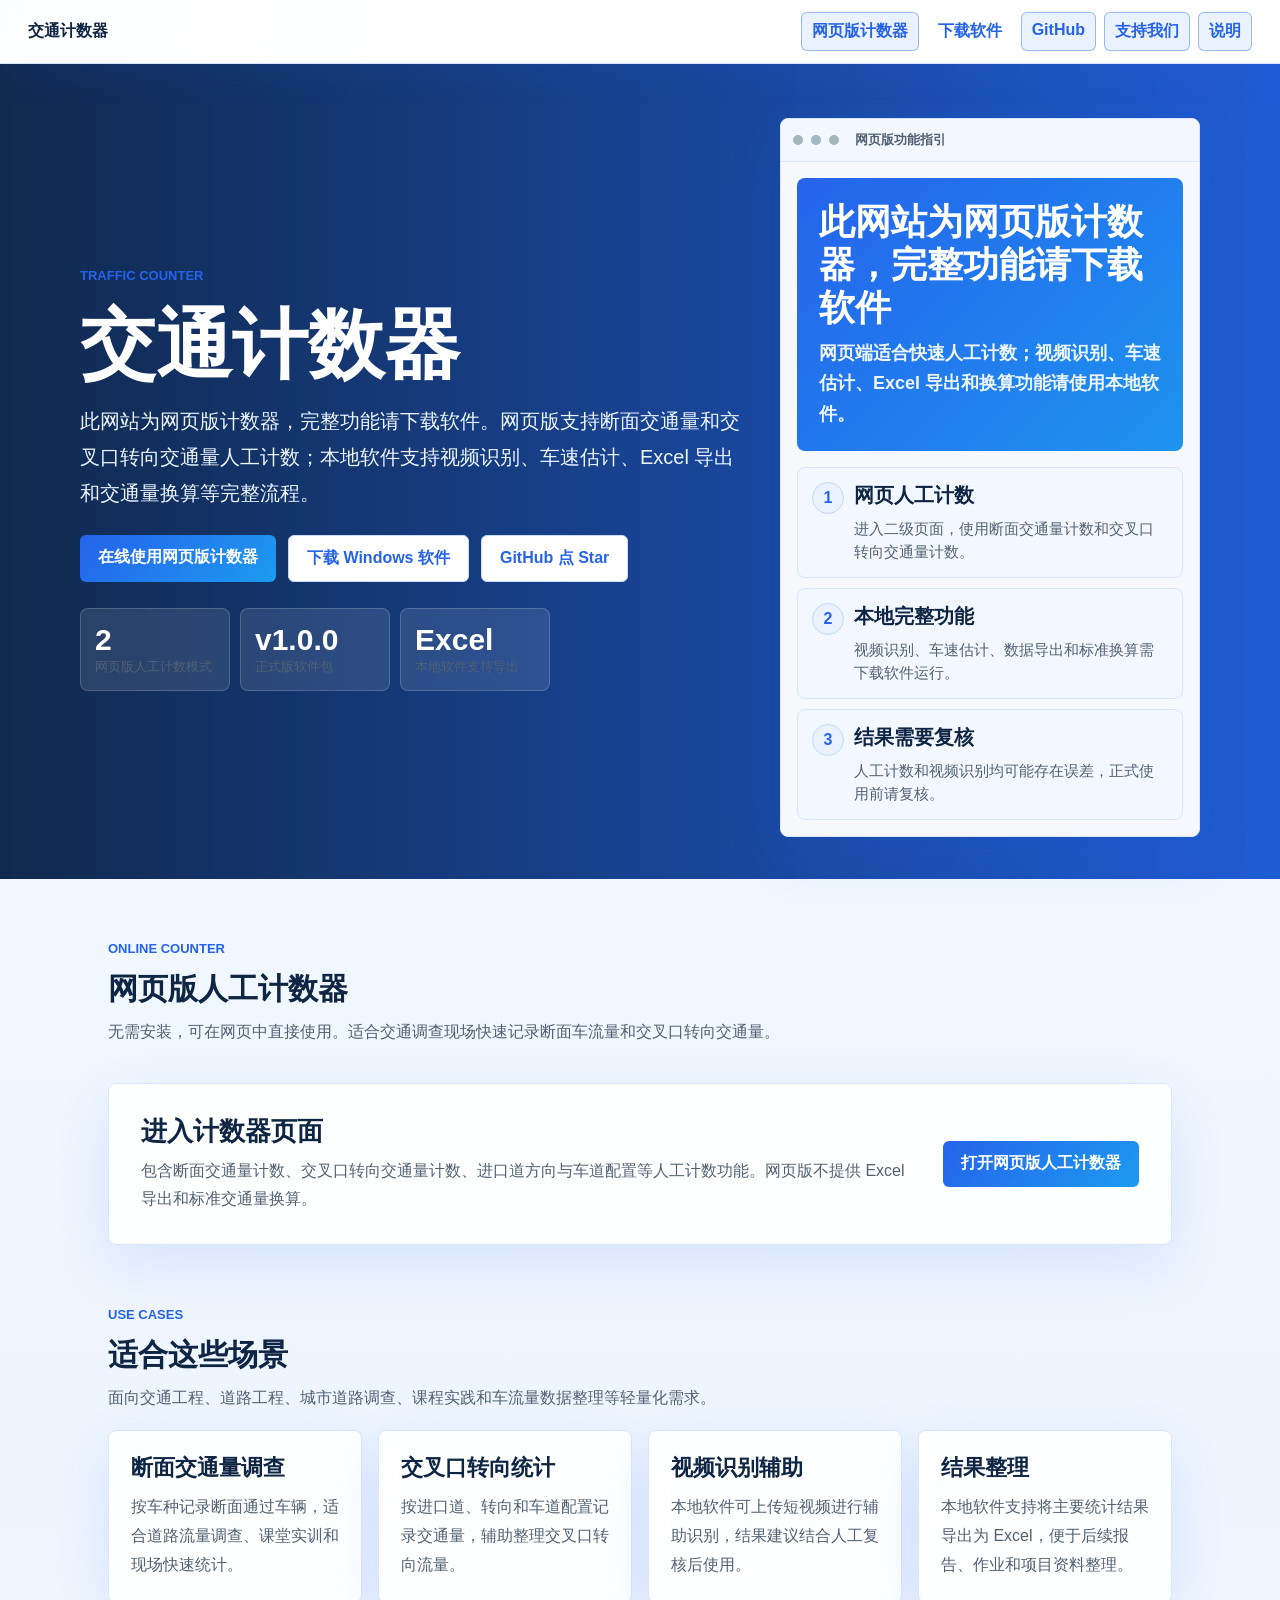
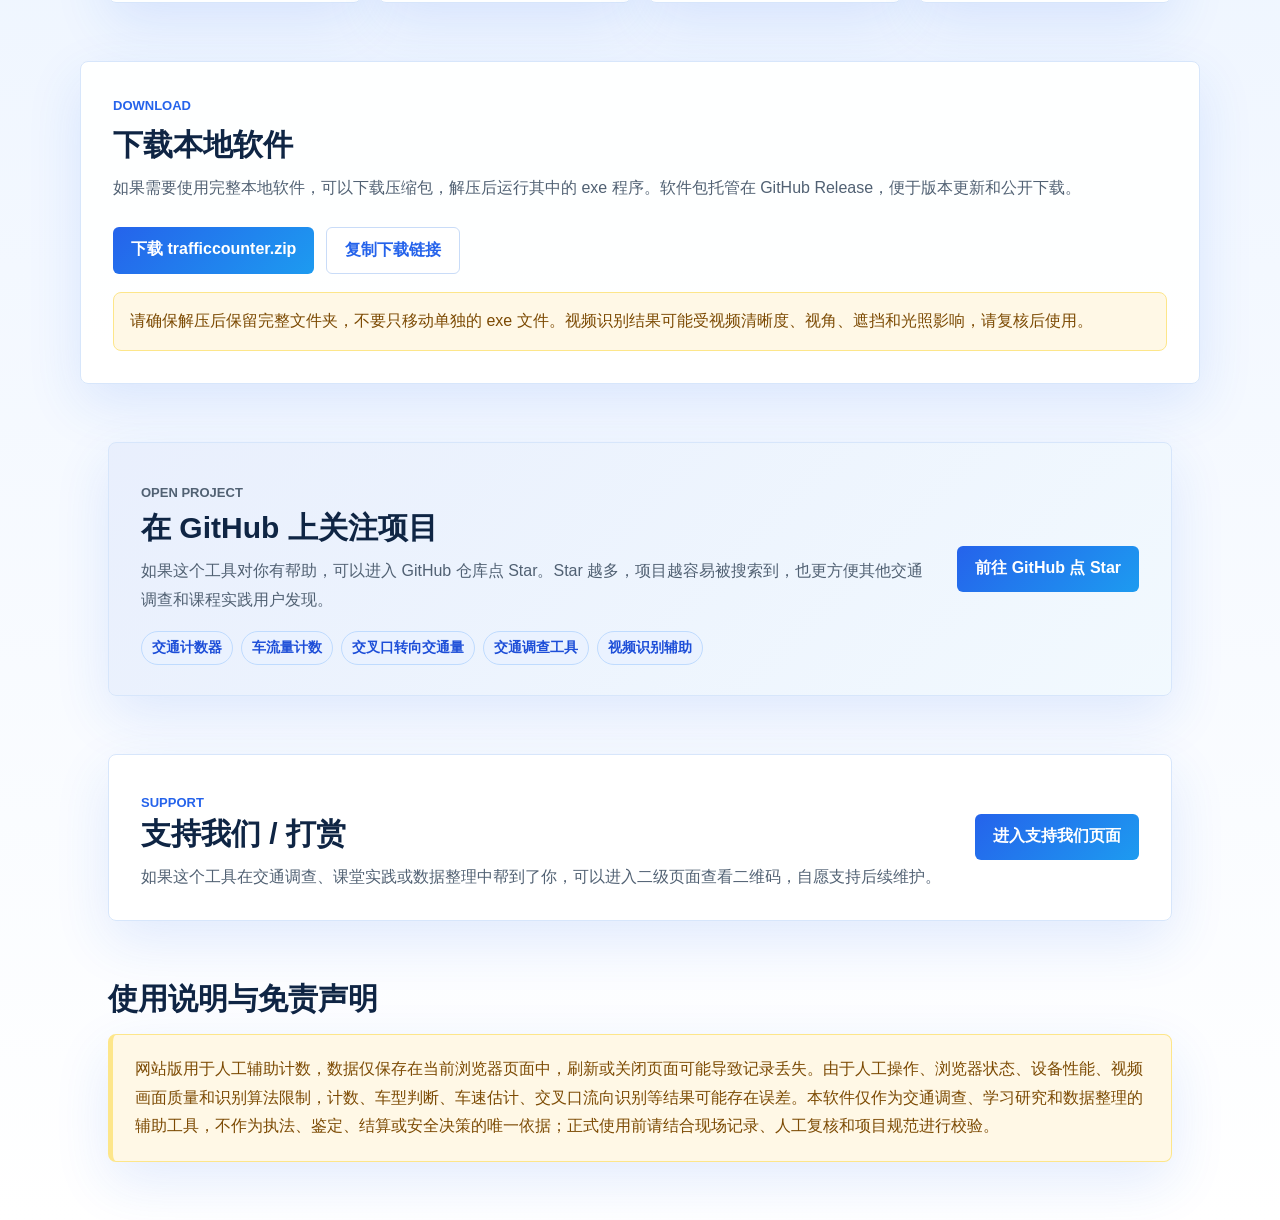
<file: index.html>
<!doctype html>
<html lang="zh-CN">
  <head>
    <meta charset="utf-8" />
    <meta name="viewport" content="width=device-width, initial-scale=1" />
    <title>交通计数器 v1.0.0 正式版 - 车流量人工计数与视频识别辅助工具</title>
    <meta
      name="description"
      content="交通计数器提供断面交通量人工计数、交叉口转向交通量计数和本地视频识别辅助功能，适用于交通调查、课程实践、道路工程和车流量数据整理。"
    />
    <meta
      name="keywords"
      content="交通计数器,车流量计数,断面交通量,交叉口转向交通量,人工计数器,交通调查工具,视频识别车流量,道路交通调查,交通工程软件"
    />
    <meta name="robots" content="index,follow" />
    <meta property="og:type" content="website" />
    <meta property="og:title" content="交通计数器 v1.0.0 正式版" />
    <meta property="og:description" content="网页版可直接人工计数，完整功能可下载 Windows 本地软件使用。" />
    <meta property="og:url" content="https://15611434697lsr.github.io/-/" />
    <link rel="canonical" href="https://15611434697lsr.github.io/-/" />
    <link rel="icon" href="data:," />
    <link rel="stylesheet" href="./styles.css?v=20260611a" />
  </head>
  <body>
    <div class="scroll-progress" aria-hidden="true"></div>

    <header class="site-header">
      <a class="brand" href="#top" aria-label="交通计数器">
        <span>交通计数器</span>
      </a>
      <nav aria-label="页面导航">
        <a href="./counter.html">网页版计数器</a>
        <a href="#download">下载软件</a>
        <a href="https://github.com/15611434697lsr/-" target="_blank" rel="noopener">GitHub</a>
        <a href="./support.html">支持我们</a>
        <a href="#notes">说明</a>
      </nav>
    </header>

    <main id="top">
      <section class="hero reveal visible">
        <div class="hero-content">
          <p class="eyebrow">Traffic Counter</p>
          <h1>交通计数器</h1>
          <p class="hero-text">
            此网站为网页版计数器，完整功能请下载软件。网页版支持断面交通量和交叉口转向交通量人工计数；本地软件支持视频识别、车速估计、Excel 导出和交通量换算等完整流程。
          </p>
          <div class="hero-actions">
            <a class="primary-action" href="./counter.html">在线使用网页版计数器</a>
            <a class="secondary-action" href="https://github.com/15611434697lsr/-/releases/latest/download/trafficcounter.zip" download>下载 Windows 软件</a>
            <a class="secondary-action" href="https://github.com/15611434697lsr/-" target="_blank" rel="noopener">GitHub 点 Star</a>
          </div>
          <div class="metric-row" aria-label="功能概览">
            <div><strong>2</strong><span>网页版人工计数模式</span></div>
            <div><strong>v1.0.0</strong><span>正式版软件包</span></div>
            <div><strong>Excel</strong><span>本地软件支持导出</span></div>
          </div>
        </div>

        <div class="app-preview guide-preview" aria-label="网页版功能指引">
          <div class="preview-titlebar">
            <span></span><span></span><span></span>
            <strong>网页版功能指引</strong>
          </div>
          <div class="preview-body">
            <div class="guide-panel">
              <h2>此网站为网页版计数器，完整功能请下载软件</h2>
              <p>网页端适合快速人工计数；视频识别、车速估计、Excel 导出和换算功能请使用本地软件。</p>
            </div>
            <div class="guide-steps">
              <div><span>1</span><strong>网页人工计数</strong><small>进入二级页面，使用断面交通量计数和交叉口转向交通量计数。</small></div>
              <div><span>2</span><strong>本地完整功能</strong><small>视频识别、车速估计、数据导出和标准换算需下载软件运行。</small></div>
              <div><span>3</span><strong>结果需要复核</strong><small>人工计数和视频识别均可能存在误差，正式使用前请复核。</small></div>
            </div>
          </div>
        </div>
      </section>

      <section id="counter" class="section counter-section reveal">
        <div class="section-head">
          <p class="eyebrow">Online Counter</p>
          <h2>网页版人工计数器</h2>
          <p>无需安装，可在网页中直接使用。适合交通调查现场快速记录断面车流量和交叉口转向交通量。</p>
        </div>

        <div class="entry-card">
          <div>
            <h3>进入计数器页面</h3>
            <p>包含断面交通量计数、交叉口转向交通量计数、进口道方向与车道配置等人工计数功能。网页版不提供 Excel 导出和标准交通量换算。</p>
          </div>
          <a class="primary-action" href="./counter.html">打开网页版人工计数器</a>
        </div>
      </section>

      <section class="section feature-section reveal">
        <div class="section-head">
          <p class="eyebrow">Use Cases</p>
          <h2>适合这些场景</h2>
          <p>面向交通工程、道路工程、城市道路调查、课程实践和车流量数据整理等轻量化需求。</p>
        </div>
        <div class="feature-grid">
          <article class="feature-card">
            <h3>断面交通量调查</h3>
            <p>按车种记录断面通过车辆，适合道路流量调查、课堂实训和现场快速统计。</p>
          </article>
          <article class="feature-card">
            <h3>交叉口转向统计</h3>
            <p>按进口道、转向和车道配置记录交通量，辅助整理交叉口转向流量。</p>
          </article>
          <article class="feature-card">
            <h3>视频识别辅助</h3>
            <p>本地软件可上传短视频进行辅助识别，结果建议结合人工复核后使用。</p>
          </article>
          <article class="feature-card">
            <h3>结果整理</h3>
            <p>本地软件支持将主要统计结果导出为 Excel，便于后续报告、作业和项目资料整理。</p>
          </article>
        </div>
      </section>

      <section id="download" class="download-section reveal">
        <div class="download-copy">
          <p class="eyebrow">Download</p>
          <h2>下载本地软件</h2>
          <p>如果需要使用完整本地软件，可以下载压缩包，解压后运行其中的 exe 程序。软件包托管在 GitHub Release，便于版本更新和公开下载。</p>
        </div>
        <div class="download-actions">
          <a class="primary-action" href="https://github.com/15611434697lsr/-/releases/latest/download/trafficcounter.zip" download>下载 trafficcounter.zip</a>
          <button class="copy-button" type="button" data-copy="https://github.com/15611434697lsr/-/releases/latest/download/trafficcounter.zip">复制下载链接</button>
        </div>
        <p class="download-warning">
          请确保解压后保留完整文件夹，不要只移动单独的 exe 文件。视频识别结果可能受视频清晰度、视角、遮挡和光照影响，请复核后使用。
        </p>
      </section>

      <section class="section github-section reveal">
        <div class="github-card">
          <div>
            <p class="eyebrow">Open Project</p>
            <h2>在 GitHub 上关注项目</h2>
            <p>如果这个工具对你有帮助，可以进入 GitHub 仓库点 Star。Star 越多，项目越容易被搜索到，也更方便其他交通调查和课程实践用户发现。</p>
            <div class="keyword-list" aria-label="项目关键词">
              <span>交通计数器</span>
              <span>车流量计数</span>
              <span>交叉口转向交通量</span>
              <span>交通调查工具</span>
              <span>视频识别辅助</span>
            </div>
          </div>
          <a class="primary-action" href="https://github.com/15611434697lsr/-" target="_blank" rel="noopener">前往 GitHub 点 Star</a>
        </div>
      </section>

      <section id="support" class="section support-section reveal">
        <div class="support-card">
          <div>
            <p class="eyebrow">Support</p>
            <h2>支持我们 / 打赏</h2>
            <p>如果这个工具在交通调查、课堂实践或数据整理中帮到了你，可以进入二级页面查看二维码，自愿支持后续维护。</p>
          </div>
          <a class="primary-action support-open" href="./support.html">进入支持我们页面</a>
        </div>
      </section>

      <section id="notes" class="section notice-section reveal">
        <h2>使用说明与免责声明</h2>
        <p>
          网站版用于人工辅助计数，数据仅保存在当前浏览器页面中，刷新或关闭页面可能导致记录丢失。由于人工操作、浏览器状态、设备性能、视频画面质量和识别算法限制，计数、车型判断、车速估计、交叉口流向识别等结果可能存在误差。本软件仅作为交通调查、学习研究和数据整理的辅助工具，不作为执法、鉴定、结算或安全决策的唯一依据；正式使用前请结合现场记录、人工复核和项目规范进行校验。
        </p>
      </section>
    </main>

    <button class="back-top" type="button" aria-label="返回顶部">↑</button>
    <div class="toast" role="status" aria-live="polite">已复制</div>
    <script src="./script.js?v=20260611a"></script>
  </body>
</html>
</file>
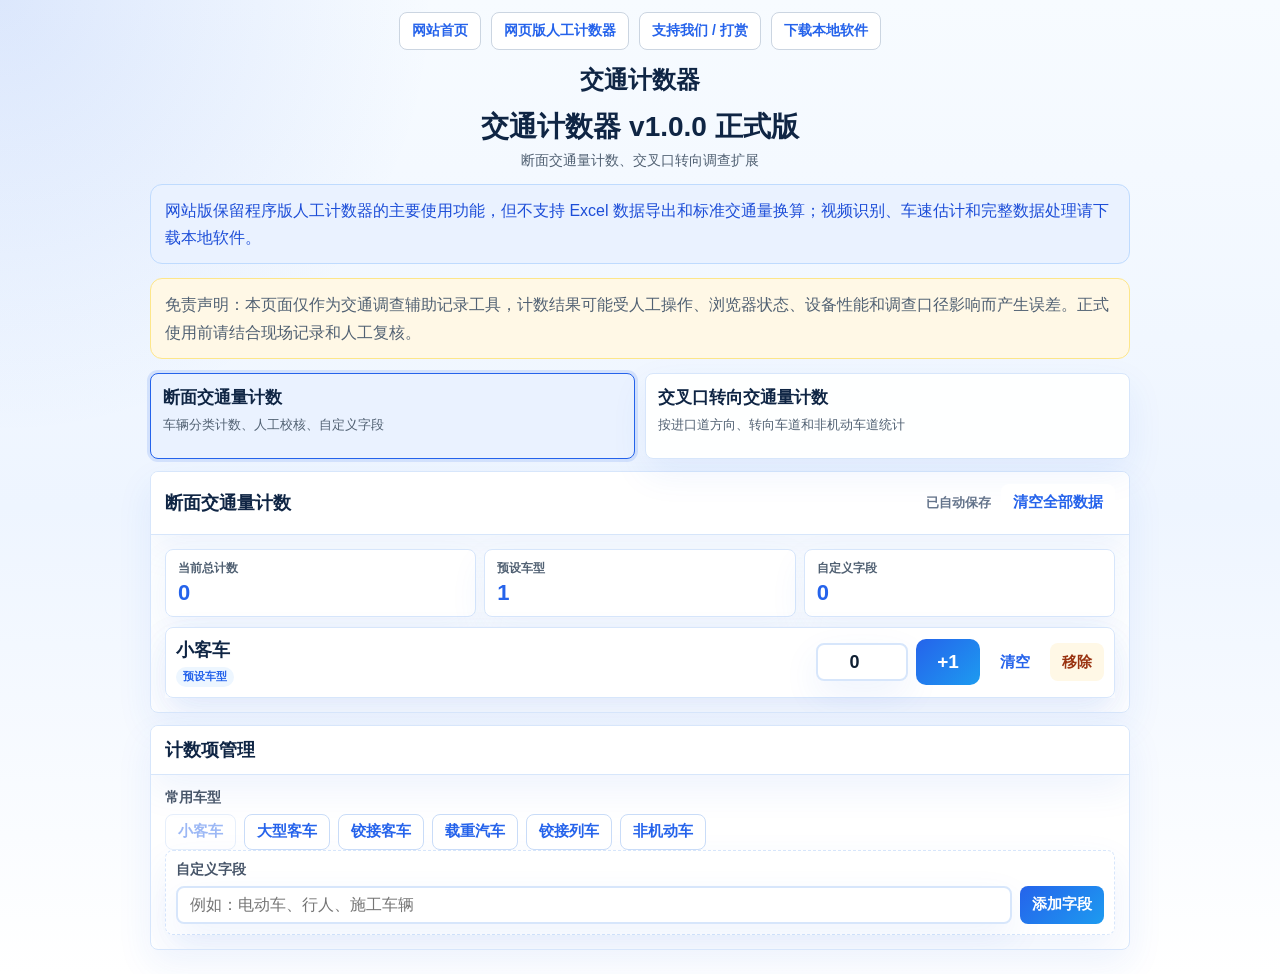
<file: counter.html>
<!DOCTYPE html>
<html lang="zh-CN">
<head>
  <meta charset="UTF-8">
  <meta name="viewport" content="width=device-width, initial-scale=1.0">
  <title>交通计数器 v1.0.0 正式版</title>
  <link rel="icon" href="data:,">
  <style>
    * {
      box-sizing: border-box;
      margin: 0;
      padding: 0;
    }

    body {
      min-height: 100vh;
      font-family: "Microsoft YaHei", "PingFang SC", Arial, sans-serif;
      color: #1f2937;
      background: #eef2f6;
      padding: 12px;
    }

    body::before {
      content: "交通计数器";
      position: fixed;
      top: 50%;
      left: 50%;
      transform: translate(-50%, -50%);
      font-size: 64px;
      color: rgba(31, 41, 55, 0.045);
      z-index: 9999;
      pointer-events: none;
      white-space: nowrap;
      font-weight: 700;
    }

    .app {
      width: min(980px, 100%);
      margin: 0 auto;
      position: relative;
    }

    .module-nav {
      align-items: center;
      display: flex;
      flex-wrap: wrap;
      gap: 10px;
      justify-content: center;
      margin: 0 auto 14px;
      max-width: 980px;
    }

    .module-nav a {
      background: #fff;
      border: 1px solid #cbd5e1;
      border-radius: 8px;
      color: #2563eb;
      font-size: 14px;
      font-weight: 800;
      padding: 9px 12px;
      text-decoration: none;
    }

    .module-nav a:hover {
      border-color: #2563eb;
    }

    .title {
      text-align: center;
      font-size: 28px;
      margin: 12px 0 6px;
      color: #111827;
    }

    .subtitle {
      text-align: center;
      color: #64748b;
      margin-bottom: 14px;
      font-size: 14px;
    }

    .page-logo {
      display: block;
      height: auto;
      margin: 0 auto 12px;
      max-width: 150px;
      width: 28vw;
    }

    .manual-module-grid {
      display: grid;
      gap: 10px;
      grid-template-columns: 1fr 1fr;
      margin-bottom: 12px;
    }

    .manual-module-card {
      min-height: 86px;
      padding: 12px;
      border: 1px solid #cbd5e1;
      border-radius: 8px;
      background: #fff;
      color: #1f2937;
      text-align: left;
      cursor: pointer;
      display: grid;
      gap: 7px;
      align-content: start;
    }

    .manual-module-card.active {
      border-color: #2563eb;
      box-shadow: 0 0 0 3px rgba(37, 99, 235, 0.12);
      background: #eff6ff;
    }

    .manual-module-card strong {
      color: #111827;
      font-size: 17px;
    }

    .manual-module-card span {
      color: #64748b;
      font-size: 13px;
      line-height: 1.45;
    }

    .module-badge {
      display: inline-flex;
      width: fit-content;
      min-height: 22px;
      align-items: center;
      padding: 2px 8px;
      border-radius: 999px;
      background: #f1f5f9;
      color: #475569;
      font-size: 12px;
      font-style: normal;
      font-weight: 800;
    }

    .module-view[hidden] {
      display: none;
    }

    .placeholder-panel {
      min-height: 220px;
      display: grid;
      place-items: center;
      padding: 30px 16px;
      text-align: center;
    }

    .placeholder-panel h2 {
      color: #111827;
      font-size: 24px;
      margin-bottom: 8px;
    }

    .placeholder-panel p {
      color: #64748b;
      font-size: 15px;
      line-height: 1.6;
      max-width: 560px;
    }

    .turning-config-grid {
      display: grid;
      gap: 12px;
      grid-template-columns: minmax(220px, 1fr) 2fr;
      align-items: start;
    }

    .lane-config-grid {
      display: grid;
      gap: 8px;
    }

    .lane-group-title {
      color: #334155;
      font-size: 13px;
      font-weight: 800;
      margin: 2px 0 1px;
    }

    .lane-advanced {
      border: 1px solid #d7e0ea;
      border-radius: 8px;
      background: #f8fafc;
      overflow: hidden;
    }

    .lane-advanced summary {
      cursor: pointer;
      color: #1e3a8a;
      font-size: 14px;
      font-weight: 800;
      list-style-position: inside;
      padding: 11px 12px;
    }

    .lane-advanced-body {
      display: grid;
      gap: 8px;
      padding: 0 10px 10px;
    }

    .lane-advanced-note {
      color: #64748b;
      font-size: 12px;
      font-weight: 700;
      line-height: 1.45;
      padding: 0 2px 2px;
    }

    .lane-config-row {
      align-items: center;
      display: grid;
      gap: 8px;
      grid-template-columns: minmax(120px, 1fr) 120px;
      padding: 9px 10px;
      border: 1px solid #e2e8f0;
      border-radius: 8px;
      background: #f8fafc;
    }

    .lane-config-row strong {
      color: #111827;
      font-size: 15px;
    }

    .lane-label-inline {
      display: inline-flex;
      align-items: center;
      gap: 8px;
      min-width: 0;
    }

    .lane-icon {
      flex: 0 0 auto;
      width: 34px;
      height: 34px;
      color: #1d4ed8;
      overflow: visible;
    }

    .lane-icon.combo {
      width: 40px;
      height: 40px;
    }

    .lane-icon.non-motor {
      display: grid;
      place-items: center;
      width: 34px;
      height: 34px;
      border: 2px solid #16803c;
      border-radius: 50%;
      color: #166534;
      font-size: 13px;
      font-weight: 900;
    }

    .lane-count-input {
      width: 100%;
      height: 36px;
      border: 2px solid #cbd5e1;
      border-radius: 8px;
      padding: 0 10px;
      text-align: center;
      font: inherit;
      font-weight: 800;
    }

    .turning-counter-row {
      grid-template-columns: minmax(130px, 1fr) 92px repeat(3, auto);
    }

    .turning-counter-block {
      display: grid;
      gap: 8px;
      padding: 10px;
      border: 1px solid #e2e8f0;
      border-radius: 8px;
      background: #ffffff;
    }

    .turning-counter-head {
      align-items: center;
      display: grid;
      gap: 8px;
      grid-template-columns: minmax(120px, 1fr) auto;
    }

    .count-mode {
      display: inline-flex;
      gap: 4px;
      padding: 3px;
      border: 1px solid #cbd5e1;
      border-radius: 8px;
      background: #f8fafc;
    }

    .count-mode button {
      min-height: 30px;
      border: 0;
      border-radius: 6px;
      padding: 0 9px;
      background: transparent;
      color: #475569;
      font-size: 13px;
      font-weight: 800;
    }

    .count-mode button.active {
      background: #2563eb;
      color: #fff;
    }

    .turning-lane-list {
      display: grid;
      gap: 7px;
    }

    .turning-lane-row {
      align-items: center;
      display: grid;
      gap: 8px;
      grid-template-columns: minmax(110px, 1fr) 92px repeat(3, auto);
      padding: 8px;
      border: 1px solid #e2e8f0;
      border-radius: 8px;
      background: #f8fafc;
    }

    .turning-empty {
      padding: 12px;
      border: 1px dashed #cbd5e1;
      border-radius: 8px;
      background: #f8fafc;
      color: #64748b;
      font-size: 14px;
      font-weight: 700;
      text-align: center;
    }

    .counter-meta {
      color: #64748b;
      font-size: 12px;
      font-weight: 700;
      margin-top: 5px;
    }

    .section {
      background: #fff;
      border: 1px solid #dbe3ed;
      border-radius: 8px;
      box-shadow: 0 4px 16px rgba(15, 23, 42, 0.06);
      margin-bottom: 12px;
      overflow: hidden;
    }

    .section-header {
      display: flex;
      align-items: center;
      justify-content: space-between;
      gap: 12px;
      padding: 12px 14px;
      background: #f8fafc;
      border-bottom: 1px solid #e2e8f0;
    }

    .section-title {
      font-size: 18px;
      font-weight: 700;
      color: #111827;
    }

    .section-body {
      padding: 14px;
    }

    .counter-list {
      display: grid;
      gap: 8px;
    }

    .summary-strip {
      display: grid;
      grid-template-columns: repeat(3, minmax(0, 1fr));
      gap: 8px;
      margin-bottom: 10px;
    }

    .summary-item {
      padding: 10px 12px;
      border: 1px solid #dbe3ed;
      border-radius: 8px;
      background: #f8fafc;
    }

    .summary-label {
      color: #64748b;
      font-size: 12px;
      font-weight: 700;
    }

    .summary-value {
      margin-top: 3px;
      color: #111827;
      font-size: 22px;
      font-weight: 800;
    }

    .counter-row {
      display: grid;
      grid-template-columns: minmax(120px, 1fr) 92px repeat(3, auto);
      align-items: center;
      gap: 8px;
      padding: 10px;
      border: 1px solid #e2e8f0;
      border-radius: 8px;
      background: #fff;
    }

    .counter-name {
      min-width: 0;
      font-size: 18px;
      font-weight: 700;
      color: #111827;
      word-break: break-word;
    }

    .tag {
      display: inline-flex;
      align-items: center;
      width: fit-content;
      min-height: 20px;
      margin-top: 5px;
      padding: 2px 7px;
      border-radius: 999px;
      background: #edf6ff;
      color: #2563eb;
      font-size: 11px;
      font-weight: 700;
    }

    .count-input,
    .field-input {
      width: 100%;
      height: 38px;
      border: 2px solid #cbd5e1;
      border-radius: 8px;
      background: #fff;
      color: #111827;
      font-size: 16px;
      outline: none;
      padding: 0 12px;
      transition: border-color 0.16s, box-shadow 0.16s;
    }

    .count-input {
      border-color: #3182ce;
      text-align: center;
      font-size: 18px;
      font-weight: 700;
    }

    .count-input:focus,
    .field-input:focus {
      border-color: #2563eb;
      box-shadow: 0 0 0 3px rgba(37, 99, 235, 0.14);
    }

    .button {
      min-height: 38px;
      border: none;
      border-radius: 8px;
      padding: 0 12px;
      color: #fff;
      font-size: 15px;
      font-weight: 700;
      cursor: pointer;
      white-space: nowrap;
      transition: transform 0.12s, filter 0.12s;
    }

    .count-plus {
      min-height: 46px;
      min-width: 64px;
      padding: 0 18px;
      font-size: 19px;
      border-radius: 10px;
    }

    .button:hover {
      filter: brightness(0.97);
    }

    .button:active {
      transform: translateY(1px);
    }

    .primary {
      background: #2563eb;
    }

    .success {
      background: #16803c;
    }

    .danger {
      background: #dc2626;
    }

    .muted {
      background: #64748b;
    }

    .purple {
      background: #6d5bd0;
    }

    .add-area {
      display: grid;
      grid-template-columns: minmax(220px, 1fr) auto;
      gap: 8px;
      align-items: end;
      padding: 10px;
      border-radius: 8px;
      background: #f8fafc;
      border: 1px dashed #cbd5e1;
    }

    .field-group {
      display: grid;
      gap: 7px;
    }

    .field-label {
      font-size: 14px;
      color: #475569;
      font-weight: 700;
    }

    .standard-buttons {
      display: flex;
      flex-wrap: wrap;
      gap: 8px;
    }

    .preset-area {
      display: flex;
      flex-wrap: wrap;
      gap: 8px;
    }

    .preset-button {
      min-height: 36px;
      padding: 0 12px;
      border-radius: 8px;
      border: 1px solid #b9c7d8;
      background: #fff;
      color: #1f2937;
      font-size: 15px;
      font-weight: 700;
      cursor: pointer;
    }

    .preset-button:disabled {
      cursor: not-allowed;
      opacity: 0.45;
      background: #f1f5f9;
    }

    .toolbar {
      display: flex;
      flex-wrap: wrap;
      justify-content: center;
      gap: 10px;
      margin-bottom: 18px;
    }

    .convert-panel {
      display: none;
      padding-top: 4px;
    }

    .standard-buttons {
      justify-content: center;
      margin-bottom: 16px;
    }

    .standard-buttons .active {
      outline: 3px solid rgba(109, 91, 208, 0.25);
      background: #4936b6;
    }

    .factor-table-wrap,
    .result-box {
      display: none;
    }

    .result-box {
      margin-top: 14px;
      padding: 14px;
      border: 1px solid #bbf7d0;
      border-radius: 8px;
      background: #f0fdf4;
      color: #166534;
      text-align: center;
      font-size: 24px;
      font-weight: 800;
    }

    .import-notice {
      display: none;
      gap: 8px;
      margin-bottom: 10px;
      padding: 10px 12px;
      border: 1px solid #bfdbfe;
      border-radius: 8px;
      background: #eff6ff;
      color: #1e3a8a;
      font-size: 14px;
      font-weight: 700;
      line-height: 1.5;
    }

    .import-notice small {
      color: #475569;
      font-size: 12px;
      font-weight: 600;
    }

    .export-notice {
      display: none;
      gap: 8px;
      margin-bottom: 10px;
      padding: 10px 12px;
      border: 1px solid #b8dfc4;
      border-radius: 8px;
      background: #eef9f2;
      color: #14532d;
      font-size: 14px;
      font-weight: 700;
      line-height: 1.5;
    }

    .export-notice a {
      color: #145c63;
      font-weight: 800;
    }

    table {
      width: 100%;
      border-collapse: collapse;
      overflow: hidden;
      border-radius: 8px;
      font-size: 16px;
    }

    th,
    td {
      border: 1px solid #cbd5e1;
      padding: 10px;
      text-align: center;
    }

    th {
      background: #eff6ff;
      color: #1e3a8a;
      font-weight: 800;
    }

    .details-content {
      display: none;
      padding: 0 18px 18px;
    }

    .module-note {
      display: grid;
      gap: 6px;
      padding: 12px;
      border: 1px dashed #b9c7d8;
      border-radius: 8px;
      background: #f8fafc;
      color: #475569;
      font-size: 14px;
      line-height: 1.6;
    }

    .module-note strong {
      color: #111827;
    }

    .save-state {
      color: #64748b;
      font-size: 13px;
      font-weight: 700;
    }

    .details-content table {
      margin-top: 0;
    }

    @media (max-width: 620px) {
      .summary-strip,
      .counter-row,
      .add-area,
      .turning-config-grid,
      .lane-config-row,
      .turning-counter-head,
      .turning-counter-row,
      .turning-lane-row,
      .manual-module-grid {
        grid-template-columns: 1fr;
      }

      .counter-row .button,
      .add-area .button {
        width: 100%;
      }

      .title {
        font-size: 27px;
      }

      .counter-name {
        font-size: 20px;
      }

      body {
        padding: 12px;
      }
    }
  </style>
  <style>
    :root {
      color-scheme: dark;
    }

    body {
      background:
        radial-gradient(circle at top right, rgba(214, 175, 92, 0.16), transparent 34vw),
        linear-gradient(180deg, #0b0b0d 0%, #151515 48%, #0b0b0d 100%);
      color: #f7f3e8;
    }

    .manual-module-card,
    .section-card,
    .summary-card,
    .counter-row,
    .web-hidden-feature,
    .convert-section,
    .table-wrapper,
    .custom-box,
    .turning-config,
    .turning-counter-row,
    .turning-summary,
    .result-box,
    .standard-buttons .button,
    input,
    select {
      background: linear-gradient(180deg, #171717, #101010);
      border-color: rgba(214, 175, 92, 0.36);
      color: #f7f3e8;
      box-shadow: 0 14px 34px rgba(0, 0, 0, 0.22);
    }

    .title,
    .section-title,
    .counter-name,
    .summary-value,
    .manual-module-card strong,
    label,
    th,
    h1,
    h2,
    h3 {
      color: #fffaf0;
    }

    .subtitle,
    .manual-module-card span,
    .summary-label,
    .counter-meta,
    .hint,
    .field-note,
    td,
    p {
      color: #d4d0c5;
    }

    .counter-value,
    .summary-value,
    .lane-icon,
    .imported-note,
    a {
      color: #f4d58d;
    }

    .manual-module-card.active,
    .manual-module-card:hover,
    input:focus,
    select:focus {
      background: rgba(214, 175, 92, 0.12);
      border-color: #d6af5c;
      box-shadow: 0 0 0 3px rgba(214, 175, 92, 0.16);
    }

    .button,
    .button.primary,
    .button.success,
    .button.purple,
    .count-plus,
    .count-mode button.active {
      background: linear-gradient(135deg, #d6af5c, #f4d58d);
      color: #111111;
      border-color: #d6af5c;
    }

    .button.muted,
    .count-mode button,
    .preset-button {
      background: #111111;
      border-color: rgba(214, 175, 92, 0.34);
      color: #f4d58d;
    }

    .button.danger {
      background: #2a1712;
      color: #ffd7c2;
    }

    .badge,
    .standard-note,
    .export-notice,
    .website-mode-note {
      background: #17120a;
      border-color: rgba(214, 175, 92, 0.42);
      color: #f7e7ba;
    }

    table th {
      background: #211a0c;
      color: #f4d58d;
    }

    .section,
    .section-header,
    .summary-item,
    .add-area,
    .counter-list,
    .table-box,
    .details-content,
    .turning-section,
    .turning-panel,
    .lane-config,
    .lane-type-row,
    .count-input,
    .field-input {
      background: linear-gradient(180deg, #171717, #101010) !important;
      border-color: rgba(214, 175, 92, 0.36) !important;
      color: #f7f3e8 !important;
    }

    .section-header {
      border-bottom-color: rgba(214, 175, 92, 0.22) !important;
    }
  </style>
  <style>
    .export-notice,
    button[onclick="exportManualExcel()"],
    .convert-section,
    .details-content,
    button[onclick^="toggleTable"] {
      display: none !important;
    }

    body::before {
      display: none !important;
    }

    .website-mode-note {
      background: #fff7ed;
      border: 1px solid #fed7aa;
      border-radius: 12px;
      color: #7c2d12;
      line-height: 1.7;
      margin: 0 auto 14px;
      max-width: 980px;
      padding: 12px 14px;
    }

    .web-disclaimer-note {
      background: #fff8e6;
      border: 1px solid #fde68a;
      border-radius: 12px;
      color: #7c4a03;
      line-height: 1.7;
      margin: 0 auto 14px;
      max-width: 980px;
      padding: 12px 14px;
    }
  </style>
  <style>
    :root {
      color-scheme: light;
    }

    body {
      background:
        radial-gradient(circle at top left, rgba(37, 99, 235, 0.13), transparent 34vw),
        linear-gradient(180deg, #f7fbff 0%, #eef5ff 52%, #ffffff 100%) !important;
      color: #102033 !important;
    }

    .manual-module-card,
    .section-card,
    .summary-card,
    .counter-row,
    .convert-section,
    .table-wrapper,
    .custom-box,
    .turning-config,
    .turning-counter-row,
    .turning-summary,
    .result-box,
    .standard-buttons .button,
    .section,
    .section-header,
    .summary-item,
    .add-area,
    .counter-list,
    .table-box,
    .details-content,
    .turning-section,
    .turning-panel,
    .lane-config,
    .lane-type-row,
    .count-input,
    .field-input,
    .lane-advanced,
    .lane-config-row,
    input,
    select {
      background: rgba(255, 255, 255, 0.96) !important;
      border-color: #d7e6fb !important;
      box-shadow: 0 14px 36px rgba(37, 99, 235, 0.08) !important;
      color: #102033 !important;
    }

    .title,
    .section-title,
    .counter-name,
    .summary-value,
    .manual-module-card strong,
    label,
    th,
    h1,
    h2,
    h3,
    .lane-group-title,
    .lane-config-row strong {
      color: #0f2544 !important;
    }

    .subtitle,
    .manual-module-card span,
    .summary-label,
    .counter-meta,
    .hint,
    .field-note,
    td,
    p,
    .lane-advanced-note {
      color: #516173 !important;
    }

    .counter-value,
    .summary-value,
    .lane-icon,
    .imported-note,
    a,
    .module-badge,
    .lane-advanced summary {
      color: #2563eb !important;
    }

    .module-badge,
    .standard-note,
    .website-mode-note {
      background: #eaf2ff !important;
      border-color: #bfdbfe !important;
      color: #1d4ed8 !important;
    }

    .export-notice {
      background: #fff8e6 !important;
      border-color: #fde68a !important;
      color: #7c4a03 !important;
    }

    .manual-module-card.active,
    .manual-module-card:hover,
    input:focus,
    select:focus {
      background: #eaf2ff !important;
      border-color: #2563eb !important;
      box-shadow: 0 0 0 3px rgba(37, 99, 235, 0.14) !important;
    }

    .button,
    .button.primary,
    .button.success,
    .button.purple,
    .count-plus,
    .count-mode button.active {
      background: linear-gradient(135deg, #2563eb, #1d9bf0) !important;
      border-color: #2563eb !important;
      color: #ffffff !important;
    }

    .button.muted,
    .count-mode button,
    .preset-button {
      background: #ffffff !important;
      border-color: #c9dcf8 !important;
      color: #2563eb !important;
    }

    .button.danger {
      background: #fff8e6 !important;
      border-color: #f59e0b !important;
      color: #9a3412 !important;
    }

    table th {
      background: #eaf2ff !important;
      color: #1d4ed8 !important;
    }

    .section-header {
      border-bottom-color: #d7e6fb !important;
    }

    .lane-icon.non-motor {
      border-color: #16a34a !important;
      color: #15803d !important;
    }
  .page-logo-text{color:#0f2544;font-size:24px;font-weight:900;text-align:center;margin:0 auto 10px;}

    @media (max-width: 620px) {
      body {
        padding: 6px !important;
      }

      .app {
        width: 100% !important;
      }

      .module-nav {
        gap: 5px !important;
        margin-bottom: 6px !important;
      }

      .module-nav a {
        font-size: 12px !important;
        padding: 6px 8px !important;
      }

      .page-logo-text,
      .title,
      .subtitle {
        display: none !important;
      }

      .website-mode-note,
      .web-disclaimer-note {
        font-size: 12px !important;
        line-height: 1.35 !important;
        margin-bottom: 6px !important;
        padding: 7px 9px !important;
      }

      .manual-module-grid {
        grid-template-columns: repeat(2, minmax(0, 1fr)) !important;
        gap: 6px !important;
        margin-bottom: 8px !important;
      }

      .manual-module-card {
        min-height: 40px !important;
        padding: 7px 8px !important;
      }

      .manual-module-card strong {
        font-size: 13px !important;
        line-height: 1.2 !important;
      }

      .manual-module-card span {
        display: none !important;
      }

      .section {
        border-radius: 6px !important;
        margin-bottom: 8px !important;
      }

      .section-header {
        padding: 7px 8px !important;
      }

      .section-title {
        font-size: 15px !important;
      }

      .section-body {
        padding: 7px !important;
      }

      .summary-strip {
        grid-template-columns: repeat(3, minmax(0, 1fr)) !important;
        gap: 5px !important;
        margin-bottom: 6px !important;
      }

      .summary-item {
        border-radius: 6px !important;
        padding: 5px 6px !important;
      }

      .summary-label {
        font-size: 10px !important;
        line-height: 1.1 !important;
      }

      .summary-value {
        font-size: 18px !important;
        line-height: 1.1 !important;
        margin-top: 1px !important;
      }

      .counter-list,
      .turning-lane-list {
        gap: 5px !important;
      }

      .counter-list .counter-row {
        grid-template-columns: minmax(66px, 1fr) 42px 48px 38px 38px !important;
        gap: 4px !important;
        min-height: 42px !important;
        padding: 5px !important;
      }

      .counter-row > div:first-child {
        min-width: 0 !important;
      }

      .counter-name {
        font-size: 14px !important;
        line-height: 1.15 !important;
        overflow: hidden !important;
        text-overflow: ellipsis !important;
        white-space: nowrap !important;
      }

      .tag,
      .turning-counter-head .counter-meta,
      .turning-counter-row > .counter-meta {
        display: none !important;
      }

      .count-input,
      .field-input,
      .lane-count-input {
        border-radius: 6px !important;
        font-size: 15px !important;
        height: 32px !important;
        padding: 0 4px !important;
      }

      .button {
        border-radius: 6px !important;
        font-size: 12px !important;
        min-height: 32px !important;
        min-width: 0 !important;
        padding: 0 5px !important;
      }

      .count-plus {
        font-size: 16px !important;
        min-height: 34px !important;
        min-width: 48px !important;
      }

      .turning-config-grid {
        gap: 7px !important;
      }

      .lane-config-grid {
        gap: 5px !important;
      }

      .lane-config-row {
        grid-template-columns: minmax(0, 1fr) 52px !important;
        gap: 5px !important;
        padding: 5px 6px !important;
      }

      .lane-config-row strong,
      .lane-label-inline {
        font-size: 13px !important;
        line-height: 1.1 !important;
      }

      .lane-icon {
        height: 20px !important;
        width: 20px !important;
      }

      .lane-group-title,
      .lane-advanced-note {
        font-size: 12px !important;
      }

      .lane-advanced summary {
        min-height: 32px !important;
        padding: 0 8px !important;
      }

      .turning-counter-block {
        gap: 4px !important;
        padding: 6px !important;
      }

      .turning-counter-head {
        grid-template-columns: minmax(0, 1fr) auto !important;
        gap: 5px !important;
      }

      .count-mode {
        gap: 2px !important;
        padding: 2px !important;
      }

      .count-mode button {
        font-size: 11px !important;
        min-height: 26px !important;
        padding: 0 6px !important;
      }

      .turning-counter-row {
        grid-template-columns: 42px 48px 34px 40px !important;
        gap: 4px !important;
        min-height: 42px !important;
        padding: 5px !important;
      }

      .turning-lane-row {
        grid-template-columns: 52px 42px 48px 34px 40px !important;
        gap: 4px !important;
        min-height: 42px !important;
        padding: 5px !important;
      }

      .turning-lane-row .counter-meta {
        font-size: 12px !important;
        margin-top: 0 !important;
      }

      .preset-area {
        gap: 5px !important;
      }

      .preset-button {
        font-size: 12px !important;
        min-height: 30px !important;
        padding: 0 8px !important;
      }
    }
  </style>
</head>
<body>
  <svg width="0" height="0" style="position:absolute" aria-hidden="true" focusable="false">
    <symbol id="icon-lane-left" viewBox="0 0 44 44">
      <path d="M30 36 V19 C30 14.6 26.4 11 22 11 H11" fill="none" stroke="currentColor" stroke-width="9" stroke-linecap="round" stroke-linejoin="round"/>
      <path d="M14 4 4 11 14 18 Z" fill="currentColor"/>
    </symbol>
    <symbol id="icon-lane-right" viewBox="0 0 44 44">
      <path d="M14 36 V19 C14 14.6 17.6 11 22 11 H33" fill="none" stroke="currentColor" stroke-width="9" stroke-linecap="round" stroke-linejoin="round"/>
      <path d="M30 4 40 11 30 18 Z" fill="currentColor"/>
    </symbol>
    <symbol id="icon-lane-through" viewBox="0 0 44 44">
      <path d="M22 38 V10" fill="none" stroke="currentColor" stroke-width="9" stroke-linecap="round"/>
      <path d="M22 2 11 15 H33 Z" fill="currentColor"/>
    </symbol>
    <symbol id="icon-lane-uturn" viewBox="0 0 44 44">
      <path d="M30 36 V15 C30 9.5 25.5 5 20 5 H17 C11.5 5 7 9.5 7 15 V18" fill="none" stroke="currentColor" stroke-width="8" stroke-linecap="round" stroke-linejoin="round"/>
      <path d="M15 17 7 28 0 17 Z" fill="currentColor"/>
    </symbol>
    <symbol id="icon-lane-left-uturn" viewBox="0 0 64 64">
      <path d="M47 56 V31 C47 23 40 16 32 16 H17" fill="none" stroke="currentColor" stroke-width="8" stroke-linecap="round" stroke-linejoin="round"/>
      <path d="M20 7 6 16 20 25 Z" fill="currentColor"/>
      <path d="M34 56 V39 C34 31 28 25 20 25 H18 C13 25 9 29 9 34 V38" fill="none" stroke="currentColor" stroke-width="6" stroke-linecap="round" stroke-linejoin="round"/>
      <path d="M17 37 9 51 1 37 Z" fill="currentColor"/>
    </symbol>
    <symbol id="icon-lane-through-left" viewBox="0 0 52 52">
      <path d="M32 45 V16" fill="none" stroke="currentColor" stroke-width="8" stroke-linecap="round"/>
      <path d="M32 6 21 19 H43 Z" fill="currentColor"/>
      <path d="M32 27 C32 21 27 16 21 16 H11" fill="none" stroke="currentColor" stroke-width="8" stroke-linecap="round" stroke-linejoin="round"/>
      <path d="M14 9 4 16 14 23 Z" fill="currentColor"/>
    </symbol>
    <symbol id="icon-lane-through-right" viewBox="0 0 52 52">
      <path d="M20 45 V16" fill="none" stroke="currentColor" stroke-width="8" stroke-linecap="round"/>
      <path d="M20 6 9 19 H31 Z" fill="currentColor"/>
      <path d="M20 27 C20 21 25 16 31 16 H41" fill="none" stroke="currentColor" stroke-width="8" stroke-linecap="round" stroke-linejoin="round"/>
      <path d="M38 9 48 16 38 23 Z" fill="currentColor"/>
    </symbol>
    <symbol id="icon-lane-left-right" viewBox="0 0 52 52">
      <path d="M26 45 V30 C26 22 20 16 12 16 H11" fill="none" stroke="currentColor" stroke-width="8" stroke-linecap="round" stroke-linejoin="round"/>
      <path d="M14 9 4 16 14 23 Z" fill="currentColor"/>
      <path d="M26 30 C26 22 32 16 40 16 H41" fill="none" stroke="currentColor" stroke-width="8" stroke-linecap="round" stroke-linejoin="round"/>
      <path d="M38 9 48 16 38 23 Z" fill="currentColor"/>
    </symbol>
    <symbol id="icon-lane-through-left-right" viewBox="0 0 56 56">
      <path d="M28 49 V14" fill="none" stroke="currentColor" stroke-width="8" stroke-linecap="round"/>
      <path d="M28 4 17 17 H39 Z" fill="currentColor"/>
      <path d="M28 29 C28 22 23 17 16 17 H11" fill="none" stroke="currentColor" stroke-width="8" stroke-linecap="round" stroke-linejoin="round"/>
      <path d="M14 10 4 17 14 24 Z" fill="currentColor"/>
      <path d="M28 29 C28 22 33 17 40 17 H45" fill="none" stroke="currentColor" stroke-width="8" stroke-linecap="round" stroke-linejoin="round"/>
      <path d="M42 10 52 17 42 24 Z" fill="currentColor"/>
    </symbol>
  </svg>
  <main class="app">
    <nav class="module-nav manual-module-nav" aria-label="模块导航">
      <a href="./index.html">网站首页</a>
      <a href="./counter.html">网页版人工计数器</a>
      <a href="./support.html">支持我们 / 打赏</a>
      <a href="https://github.com/15611434697lsr/-/releases/latest/download/trafficcounter.zip">下载本地软件</a>
    </nav>
    <div class="page-logo-text">交通计数器</div>
    <h1 class="title">交通计数器 v1.0.0 正式版</h1>
    <p class="subtitle">断面交通量计数、交叉口转向调查扩展</p>
    <p class="website-mode-note">网站版保留程序版人工计数器的主要使用功能，但不支持 Excel 数据导出和标准交通量换算；视频识别、车速估计和完整数据处理请下载本地软件。</p>
    <p class="web-disclaimer-note">免责声明：本页面仅作为交通调查辅助记录工具，计数结果可能受人工操作、浏览器状态、设备性能和调查口径影响而产生误差。正式使用前请结合现场记录和人工复核。</p>

    <section class="manual-module-grid" aria-label="人工计数模块">
      <button class="manual-module-card active" id="trafficVolumeTab" type="button" onclick="selectManualModule('trafficVolume')">
        <strong>断面交通量计数</strong>
        <span>车辆分类计数、人工校核、自定义字段</span>
      </button>
      <button class="manual-module-card" id="turningMovementTab" type="button" onclick="selectManualModule('turningMovement'); scheduleTurningRender()">
        <strong>交叉口转向交通量计数</strong>
        <span>按进口道方向、转向车道和非机动车道统计</span>
      </button>
    </section>

    <div class="module-view" id="trafficVolumeModule">

    <section class="section">
      <div class="section-header">
        <div class="section-title">断面交通量计数</div>
        <div style="display: flex; align-items: center; gap: 10px; flex-wrap: wrap; justify-content: flex-end;">
          <span class="save-state" id="saveState">已自动保存</span>
          <button class="button primary" type="button" onclick="exportManualExcel()">导出 Excel</button>
          <button class="button muted" type="button" onclick="clearAll()">清空全部数据</button>
        </div>
      </div>
      <div class="section-body">
        <div class="summary-strip">
          <div class="summary-item">
            <div class="summary-label">当前总计数</div>
            <div class="summary-value" id="summaryTotal">0</div>
          </div>
          <div class="summary-item">
            <div class="summary-label">预设车型</div>
            <div class="summary-value" id="summaryPreset">0</div>
          </div>
          <div class="summary-item">
            <div class="summary-label">自定义字段</div>
            <div class="summary-value" id="summaryCustom">0</div>
          </div>
        </div>
        <div class="import-notice" id="importNotice"></div>
        <div class="export-notice" id="exportNotice"></div>
        <div class="counter-list" id="counterList"></div>
      </div>
    </section>

    <section class="section">
      <div class="section-header">
        <div class="section-title">计数项管理</div>
      </div>
      <div class="section-body">
        <label class="field-group">
          <span class="field-label">常用车型</span>
          <div class="preset-area" id="presetArea"></div>
        </label>
        <div class="add-area">
          <label class="field-group">
            <span class="field-label">自定义字段</span>
            <input class="field-input" id="customName" type="text" placeholder="例如：电动车、行人、施工车辆" onkeydown="handleCustomKey(event)">
          </label>
          <button class="button success" type="button" onclick="addCustomCounter()">添加字段</button>
        </div>
      </div>
    </section>
    </div>

    <div class="module-view" id="turningMovementModule" hidden>
      <section class="section">
        <div class="section-header">
          <div class="section-title">进口道与车道配置</div>
          <div style="display: flex; align-items: center; gap: 10px; flex-wrap: wrap; justify-content: flex-end;">
            <button class="button primary" type="button" onclick="exportManualExcel()">导出 Excel</button>
            <button class="button muted" type="button" onclick="resetTurningMovement()">清空交叉口计数</button>
          </div>
        </div>
        <div class="section-body">
          <div class="turning-config-grid">
            <label class="field-group">
              <span class="field-label">进口道行驶方向</span>
              <select class="field-input" id="approachDirection" onchange="updateTurningDirection(this.value)">
                <option value="东至西">东至西</option>
                <option value="西至东">西至东</option>
                <option value="南至北">南至北</option>
                <option value="北至南">北至南</option>
                <option value="东北至西南">东北至西南</option>
                <option value="西南至东北">西南至东北</option>
                <option value="西北至东南">西北至东南</option>
                <option value="东南至西北">东南至西北</option>
              </select>
            </label>

            <div class="lane-config-grid" aria-label="车道组成">
              <div class="lane-group-title">常用车道</div>
              <div class="lane-config-row">
                <strong class="lane-label-inline"><svg class="lane-icon" aria-hidden="true"><use href="#icon-lane-left"></use></svg>左转车道</strong>
                <input class="lane-count-input" id="lane-left" type="number" min="0" max="12" value="1" oninput="updateTurningLaneCount('left', this.value)" onchange="updateTurningLaneCount('left', this.value)">
              </div>
              <div class="lane-config-row">
                <strong class="lane-label-inline"><svg class="lane-icon" aria-hidden="true"><use href="#icon-lane-uturn"></use></svg>掉头车道</strong>
                <input class="lane-count-input" id="lane-uturn" type="number" min="0" max="12" value="0" oninput="updateTurningLaneCount('uturn', this.value)" onchange="updateTurningLaneCount('uturn', this.value)">
              </div>
              <div class="lane-config-row">
                <strong class="lane-label-inline"><svg class="lane-icon" aria-hidden="true"><use href="#icon-lane-through"></use></svg>直行车道</strong>
                <input class="lane-count-input" id="lane-through" type="number" min="0" max="12" value="1" oninput="updateTurningLaneCount('through', this.value)" onchange="updateTurningLaneCount('through', this.value)">
              </div>
              <div class="lane-config-row">
                <strong class="lane-label-inline"><svg class="lane-icon" aria-hidden="true"><use href="#icon-lane-right"></use></svg>右转车道</strong>
                <input class="lane-count-input" id="lane-right" type="number" min="0" max="12" value="1" oninput="updateTurningLaneCount('right', this.value)" onchange="updateTurningLaneCount('right', this.value)">
              </div>
              <div class="lane-config-row">
                <strong class="lane-label-inline"><span class="lane-icon non-motor">非</span>非机动车道</strong>
                <input class="lane-count-input" id="lane-nonMotor" type="number" min="0" max="12" value="1" oninput="updateTurningLaneCount('nonMotor', this.value)" onchange="updateTurningLaneCount('nonMotor', this.value)">
              </div>

              <details class="lane-advanced">
                <summary>组合车道（二级选项）</summary>
                <div class="lane-advanced-body">
                  <div class="lane-advanced-note">道路存在复合箭头车道时再填写；没有的保持 0。</div>
              <div class="lane-config-row">
                <strong class="lane-label-inline"><svg class="lane-icon combo" aria-hidden="true"><use href="#icon-lane-left-uturn"></use></svg>左转掉头混合车道</strong>
                <input class="lane-count-input" id="lane-leftUturn" type="number" min="0" max="12" value="0" oninput="updateTurningLaneCount('leftUturn', this.value)" onchange="updateTurningLaneCount('leftUturn', this.value)">
              </div>
              <div class="lane-config-row">
                <strong class="lane-label-inline"><svg class="lane-icon combo" aria-hidden="true"><use href="#icon-lane-through-left"></use></svg>直行左转混合车道</strong>
                <input class="lane-count-input" id="lane-throughLeft" type="number" min="0" max="12" value="0" oninput="updateTurningLaneCount('throughLeft', this.value)" onchange="updateTurningLaneCount('throughLeft', this.value)">
              </div>
              <div class="lane-config-row">
                <strong class="lane-label-inline"><svg class="lane-icon combo" aria-hidden="true"><use href="#icon-lane-through-right"></use></svg>直行右转混合车道</strong>
                <input class="lane-count-input" id="lane-throughRight" type="number" min="0" max="12" value="0" oninput="updateTurningLaneCount('throughRight', this.value)" onchange="updateTurningLaneCount('throughRight', this.value)">
              </div>
              <div class="lane-config-row">
                <strong class="lane-label-inline"><svg class="lane-icon combo" aria-hidden="true"><use href="#icon-lane-left-right"></use></svg>左转右转混合车道</strong>
                <input class="lane-count-input" id="lane-leftRight" type="number" min="0" max="12" value="0" oninput="updateTurningLaneCount('leftRight', this.value)" onchange="updateTurningLaneCount('leftRight', this.value)">
              </div>
              <div class="lane-config-row">
                <strong class="lane-label-inline"><svg class="lane-icon combo" aria-hidden="true"><use href="#icon-lane-through-left-right"></use></svg>直行左转右转混合车道</strong>
                <input class="lane-count-input" id="lane-throughLeftRight" type="number" min="0" max="12" value="0" oninput="updateTurningLaneCount('throughLeftRight', this.value)" onchange="updateTurningLaneCount('throughLeftRight', this.value)">
              </div>
                </div>
              </details>
            </div>
          </div>
        </div>
      </section>

      <section class="section">
        <div class="section-header">
          <div class="section-title">转向交通量计数</div>
          <span class="save-state" id="turningSaveState">已自动保存</span>
        </div>
        <div class="section-body">
          <div class="export-notice" id="turningExportNotice"></div>
          <div class="summary-strip">
            <div class="summary-item">
              <div class="summary-label">当前进口道</div>
              <div class="summary-value" id="turningDirectionSummary">东至西</div>
            </div>
            <div class="summary-item">
              <div class="summary-label">机动车转向合计</div>
              <div class="summary-value" id="turningMotorTotal">0</div>
            </div>
            <div class="summary-item">
              <div class="summary-label">非机动车合计</div>
              <div class="summary-value" id="turningNonMotorTotal">0</div>
            </div>
          </div>
          <div class="counter-list" id="turningCounterList"></div>
        </div>
      </section>
    </div>

  </main>

  <script>
    const STORAGE_KEY = "trafficCounterV13";
    const TURNING_STORAGE_KEY = "turningMovementCounterV1";
    const VIDEO_IMPORT_KEY = "trafficCounterVideoImportV1";
    const ROAD_STANDARD_NAMES = ["小客车", "大型客车", "铰接客车", "载重汽车", "铰接列车"];
    const TURNING_TYPES = [
      { key: "left", name: "左转", laneLabel: "左转车道", motor: true },
      { key: "uturn", name: "掉头", laneLabel: "掉头车道", motor: true },
      { key: "through", name: "直行", laneLabel: "直行车道", motor: true },
      { key: "right", name: "右转", laneLabel: "右转车道", motor: true },
      { key: "nonMotor", name: "非机动车", laneLabel: "非机动车道", motor: false }
    ];
    const TURNING_LANE_TYPES = [
      { key: "left", name: "左转车道" },
      { key: "leftUturn", name: "左转掉头混合车道" },
      { key: "throughLeft", name: "直行左转混合车道" },
      { key: "throughRight", name: "直行右转混合车道" },
      { key: "leftRight", name: "左转右转混合车道" },
      { key: "throughLeftRight", name: "直行左转右转混合车道" },
      { key: "uturn", name: "掉头车道" },
      { key: "through", name: "直行车道" },
      { key: "right", name: "右转车道" },
      { key: "nonMotor", name: "非机动车道" }
    ];
    const presetCounters = [
      { name: "小客车", road: 1.0, city: 1.0, selectable: true },
      { name: "大型客车", road: 1.5, city: 2.0, selectable: true },
      { name: "铰接客车", road: 4.0, city: 3.0, selectable: true },
      { name: "载重汽车", road: 2.5, city: 2.5, selectable: true },
      { name: "铰接列车", road: 4.0, city: 3.0, selectable: true },
      { name: "非机动车", road: 0.2, city: 0.2, selectable: true }
    ];

    let counters = [
      { name: "小客车", count: 0, road: 1.0, city: 1.0, custom: false }
    ];
    let turningMovement = {
      direction: "东至西",
      lanes: {
        left: 1,
        leftUturn: 0,
        throughLeft: 0,
        throughRight: 0,
        leftRight: 0,
        throughLeftRight: 0,
        uturn: 0,
        through: 1,
        right: 1,
        nonMotor: 1
      },
      counts: {
        left: 0,
        uturn: 0,
        through: 0,
        right: 0,
        nonMotor: 0
      },
      countModes: {
        left: "merged",
        uturn: "merged",
        through: "merged",
        right: "merged",
        nonMotor: "merged"
      },
      laneCounts: {
        left: [],
        uturn: [],
        through: [],
        right: [],
        nonMotor: []
      }
    };
    let currentStandard = "";
    let convertOpen = false;

    function selectManualModule(moduleName) {
      const trafficActive = moduleName === "trafficVolume";
      document.getElementById("trafficVolumeModule").hidden = !trafficActive;
      document.getElementById("turningMovementModule").hidden = trafficActive;
      document.getElementById("trafficVolumeTab").classList.toggle("active", trafficActive);
      document.getElementById("turningMovementTab").classList.toggle("active", !trafficActive);
      if (!trafficActive) scheduleTurningRender();
    }

    function ensureTurningDefaults() {
      const hasActiveLane = TURNING_TYPES.some(type => effectiveTurningLaneCount(type.key) > 0);
      if (hasActiveLane) return;
      turningMovement.lanes.left = 1;
      turningMovement.lanes.through = 1;
      turningMovement.lanes.right = 1;
      turningMovement.lanes.nonMotor = 1;
      normalizeTurningLaneCounts();
    }

    function scheduleTurningRender() {
      window.setTimeout(() => {
        ensureTurningDefaults();
        renderTurningMovement();
      }, 0);
      window.setTimeout(() => {
        ensureTurningDefaults();
        renderTurningMovement();
      }, 120);
    }

    function normalizeName(name) {
      return name.trim().replace(/\s+/g, " ");
    }

    function getCounter(name) {
      return counters.find(item => item.name === name);
    }

    function saveTurningMovement() {
      localStorage.setItem(TURNING_STORAGE_KEY, JSON.stringify(turningMovement));
      const state = document.getElementById("turningSaveState");
      if (state) state.innerText = "已自动保存";
    }

    function loadTurningMovement() {
      try {
        const saved = JSON.parse(localStorage.getItem(TURNING_STORAGE_KEY) || "null");
        if (!saved || typeof saved !== "object") return;
        turningMovement.direction = typeof saved.direction === "string" ? saved.direction : "东至西";
        TURNING_LANE_TYPES.forEach(type => {
          turningMovement.lanes[type.key] = clampLaneCount(saved.lanes?.[type.key]);
        });
        TURNING_TYPES.forEach(type => {
          turningMovement.counts[type.key] = Math.max(0, parseInt(saved.counts?.[type.key], 10) || 0);
          turningMovement.countModes[type.key] = saved.countModes?.[type.key] === "split" ? "split" : "merged";
          const savedLaneCounts = Array.isArray(saved.laneCounts?.[type.key]) ? saved.laneCounts[type.key] : [];
          turningMovement.laneCounts[type.key] = savedLaneCounts.map(value => Math.max(0, parseInt(value, 10) || 0));
        });
        normalizeTurningLaneCounts();
      } catch (error) {
        localStorage.removeItem(TURNING_STORAGE_KEY);
      }
    }

    function clampLaneCount(value) {
      return Math.max(0, Math.min(12, parseInt(value, 10) || 0));
    }

    function updateTurningDirection(value) {
      turningMovement.direction = value || "东至西";
      renderTurningMovement();
    }

    function updateTurningLaneCount(key, value) {
      if (!TURNING_LANE_TYPES.some(type => type.key === key)) return;
      turningMovement.lanes[key] = clampLaneCount(value);
      normalizeTurningLaneCounts();
      renderTurningMovement();
    }

    function syncTurningCount(key, value) {
      if (!TURNING_TYPES.some(type => type.key === key)) return;
      turningMovement.counts[key] = Math.max(0, parseInt(value, 10) || 0);
      renderTurningMovement();
    }

    function addTurningCount(key) {
      if (!TURNING_TYPES.some(type => type.key === key)) return;
      turningMovement.counts[key] += 1;
      renderTurningMovement();
    }

    function subtractTurningCount(key) {
      if (!TURNING_TYPES.some(type => type.key === key)) return;
      turningMovement.counts[key] = Math.max(0, turningMovement.counts[key] - 1);
      renderTurningMovement();
    }

    function clearTurningCount(key) {
      if (!TURNING_TYPES.some(type => type.key === key)) return;
      turningMovement.counts[key] = 0;
      turningMovement.laneCounts[key] = [];
      renderTurningMovement();
    }

    function resetTurningMovement() {
      const total = totalTurningCount();
      if (total > 0 && !confirm("确定要清空当前交叉口转向计数吗？")) return;
      TURNING_TYPES.forEach(type => {
        turningMovement.counts[type.key] = 0;
        turningMovement.laneCounts[type.key] = [];
      });
      renderTurningMovement();
    }

    function setTurningCountMode(key, mode) {
      if (!TURNING_TYPES.some(type => type.key === key)) return;
      turningMovement.countModes[key] = mode === "split" ? "split" : "merged";
      normalizeTurningLaneCounts();
      renderTurningMovement();
    }

    function syncTurningLaneCount(key, index, value) {
      if (!TURNING_TYPES.some(type => type.key === key)) return;
      normalizeTurningLaneCounts();
      turningMovement.laneCounts[key][index] = Math.max(0, parseInt(value, 10) || 0);
      renderTurningMovement();
    }

    function addTurningLaneCount(key, index) {
      if (!TURNING_TYPES.some(type => type.key === key)) return;
      normalizeTurningLaneCounts();
      turningMovement.laneCounts[key][index] = (turningMovement.laneCounts[key][index] || 0) + 1;
      renderTurningMovement();
    }

    function subtractTurningLaneCount(key, index) {
      if (!TURNING_TYPES.some(type => type.key === key)) return;
      normalizeTurningLaneCounts();
      turningMovement.laneCounts[key][index] = Math.max(0, (turningMovement.laneCounts[key][index] || 0) - 1);
      renderTurningMovement();
    }

    function clearTurningLaneCount(key, index) {
      if (!TURNING_TYPES.some(type => type.key === key)) return;
      normalizeTurningLaneCounts();
      turningMovement.laneCounts[key][index] = 0;
      renderTurningMovement();
    }

    function renderTurningMovement() {
      const directionInput = document.getElementById("approachDirection");
      if (directionInput) directionInput.value = turningMovement.direction;
      TURNING_LANE_TYPES.forEach(type => {
        const input = document.getElementById(`lane-${type.key}`);
        if (input) input.value = turningMovement.lanes[type.key];
      });

      const list = document.getElementById("turningCounterList");
      if (list) {
        const activeTypes = TURNING_TYPES.filter(type => effectiveTurningLaneCount(type.key) > 0);
        list.innerHTML = activeTypes.length ? activeTypes.map(type => {
          const laneCount = effectiveTurningLaneCount(type.key);
          const mode = turningMovement.countModes[type.key] || "merged";
          const count = turningTypeTotal(type.key);
          const average = laneCount > 0 ? (count / laneCount).toFixed(1) : "0.0";
          const laneDetail = turningLaneDetail(type.key);
          const modeButtons = laneCount > 1 ? `
            <div class="count-mode" aria-label="${escapeAttr(type.name)}计数方式">
              <button class="${mode === "merged" ? "active" : ""}" type="button" onclick="setTurningCountMode('${type.key}', 'merged')">合并</button>
              <button class="${mode === "split" ? "active" : ""}" type="button" onclick="setTurningCountMode('${type.key}', 'split')">分车道</button>
            </div>
          ` : "";
          const counterBody = mode === "split" && laneCount > 1
            ? renderTurningLaneRows(type, laneCount)
            : renderTurningMergedRow(type, count);
          return `
            <div class="turning-counter-block">
              <div class="turning-counter-head">
                <div>
                <div class="counter-name">${escapeHtml(type.name)}</div>
                <div class="counter-meta">${escapeHtml(turningMovement.direction)} · 有效车道 ${laneCount} 条 · ${escapeHtml(laneDetail)} · 平均 ${average} 辆/车道</div>
              </div>
                ${modeButtons}
              </div>
              ${counterBody}
            </div>
          `;
        }).join("") : `<div class="turning-empty">请先在上方填写至少一种车道数量。</div>`;
      }

      const motorTotal = TURNING_TYPES
        .filter(type => type.motor)
        .reduce((sum, type) => sum + turningTypeTotal(type.key), 0);
      const nonMotorTotal = turningTypeTotal("nonMotor");
      document.getElementById("turningDirectionSummary").innerText = turningMovement.direction;
      document.getElementById("turningMotorTotal").innerText = motorTotal;
      document.getElementById("turningNonMotorTotal").innerText = nonMotorTotal;
      saveTurningMovement();
    }

    function renderTurningMergedRow(type, count) {
      return `
        <div class="counter-row turning-counter-row">
          <div class="counter-meta">合并计数</div>
          <input class="count-input" type="number" min="0" value="${count}" onchange="syncTurningCount('${type.key}', this.value)">
          <button class="button primary count-plus" type="button" onclick="addTurningCount('${type.key}')">+1</button>
          <button class="button muted" type="button" onclick="subtractTurningCount('${type.key}')">-1</button>
          <button class="button danger" type="button" onclick="clearTurningCount('${type.key}')">清空</button>
        </div>
      `;
    }

    function renderTurningLaneRows(type, laneCount) {
      normalizeTurningLaneCounts();
      const rows = Array.from({ length: laneCount }, (_, index) => {
        const value = turningMovement.laneCounts[type.key][index] || 0;
        return `
          <div class="turning-lane-row">
            <div class="counter-meta">车道 ${index + 1}</div>
            <input class="count-input" type="number" min="0" value="${value}" onchange="syncTurningLaneCount('${type.key}', ${index}, this.value)">
            <button class="button primary count-plus" type="button" onclick="addTurningLaneCount('${type.key}', ${index})">+1</button>
            <button class="button muted" type="button" onclick="subtractTurningLaneCount('${type.key}', ${index})">-1</button>
            <button class="button danger" type="button" onclick="clearTurningLaneCount('${type.key}', ${index})">清空</button>
          </div>
        `;
      }).join("");
      return `<div class="turning-lane-list">${rows}</div>`;
    }

    function effectiveTurningLaneCount(key) {
      const lanes = turningMovement.lanes;
      if (key === "left") {
        return (lanes.left || 0) + (lanes.leftUturn || 0) + (lanes.throughLeft || 0)
          + (lanes.leftRight || 0) + (lanes.throughLeftRight || 0);
      }
      if (key === "uturn") return (lanes.uturn || 0) + (lanes.leftUturn || 0);
      if (key === "through") {
        return (lanes.through || 0) + (lanes.throughLeft || 0)
          + (lanes.throughRight || 0) + (lanes.throughLeftRight || 0);
      }
      if (key === "right") {
        return (lanes.right || 0) + (lanes.throughRight || 0)
          + (lanes.leftRight || 0) + (lanes.throughLeftRight || 0);
      }
      if (key === "nonMotor") return lanes.nonMotor || 0;
      return 0;
    }

    function normalizeTurningLaneCounts() {
      TURNING_TYPES.forEach(type => {
        const laneCount = effectiveTurningLaneCount(type.key);
        const current = Array.isArray(turningMovement.laneCounts[type.key]) ? turningMovement.laneCounts[type.key] : [];
        turningMovement.laneCounts[type.key] = Array.from({ length: laneCount }, (_, index) =>
          Math.max(0, parseInt(current[index], 10) || 0)
        );
        if (laneCount <= 1 && turningMovement.countModes[type.key] === "split") {
          turningMovement.countModes[type.key] = "merged";
        }
      });
    }

    function turningTypeTotal(key) {
      if (turningMovement.countModes[key] === "split") {
        normalizeTurningLaneCounts();
        return turningMovement.laneCounts[key].reduce((sum, value) => sum + (parseInt(value, 10) || 0), 0);
      }
      return Math.max(0, parseInt(turningMovement.counts[key], 10) || 0);
    }

    function totalTurningCount() {
      return TURNING_TYPES.reduce((sum, type) => sum + turningTypeTotal(type.key), 0);
    }

    function turningLaneDetail(key) {
      const lanes = turningMovement.lanes;
      if (key === "left") {
        return `左转${lanes.left || 0}，左转掉头${lanes.leftUturn || 0}，直行左转${lanes.throughLeft || 0}，左转右转${lanes.leftRight || 0}，直行左转右转${lanes.throughLeftRight || 0}`;
      }
      if (key === "uturn") {
        return `掉头${lanes.uturn || 0}，左转掉头${lanes.leftUturn || 0}`;
      }
      if (key === "through") {
        return `直行${lanes.through || 0}，直行左转${lanes.throughLeft || 0}，直行右转${lanes.throughRight || 0}，直行左转右转${lanes.throughLeftRight || 0}`;
      }
      if (key === "right") {
        return `右转${lanes.right || 0}，直行右转${lanes.throughRight || 0}，左转右转${lanes.leftRight || 0}，直行左转右转${lanes.throughLeftRight || 0}`;
      }
      if (key === "nonMotor") return `非机动车道${lanes.nonMotor || 0}`;
      return "";
    }

    function saveData() {
      localStorage.setItem(STORAGE_KEY, JSON.stringify(counters));
      const state = document.getElementById("saveState");
      if (state) state.innerText = "已自动保存";
    }

    function loadData() {
      try {
        const saved = JSON.parse(localStorage.getItem(STORAGE_KEY) || "null");
        if (!Array.isArray(saved) || saved.length === 0) return;
        counters = saved
          .filter(item => item && typeof item.name === "string")
          .map(item => ({
            name: item.name,
            count: Math.max(0, parseInt(item.count, 10) || 0),
            road: Number(item.road) || 0,
            city: Number(item.city) || 0,
            custom: Boolean(item.custom)
          }));
      } catch (error) {
        localStorage.removeItem(STORAGE_KEY);
      }
    }

    function updateSummary() {
      const total = counters.reduce((sum, item) => sum + item.count, 0);
      const presetCount = counters.filter(item => !item.custom).length;
      const customCount = counters.filter(item => item.custom).length;
      document.getElementById("summaryTotal").innerText = total;
      document.getElementById("summaryPreset").innerText = presetCount;
      document.getElementById("summaryCustom").innerText = customCount;
    }

    function renderCounters() {
      const list = document.getElementById("counterList");
      list.innerHTML = counters.map(item => `
        <div class="counter-row" data-name="${escapeAttr(item.name)}">
          <div>
            <div class="counter-name">${escapeHtml(item.name)}</div>
            ${item.custom ? '<div class="tag">自定义字段</div>' : '<div class="tag">预设车型</div>'}
          </div>
          <input class="count-input" type="number" min="0" value="${item.count}" onchange="syncData('${escapeJs(item.name)}', this.value)">
          <button class="button primary count-plus" type="button" onclick="addOne('${escapeJs(item.name)}')">+1</button>
          <button class="button muted" type="button" onclick="clearOne('${escapeJs(item.name)}')">清空</button>
          <button class="button danger" type="button" onclick="removeCounter('${escapeJs(item.name)}')">移除</button>
        </div>
      `).join("");
      updateSummary();
      renderPresetButtons();
      saveData();
      hideResult();
      if (currentStandard) renderFactorTable();
    }

    function renderPresetButtons() {
      const area = document.getElementById("presetArea");
      area.innerHTML = presetCounters.filter(item => item.selectable).map(item => {
        const exists = Boolean(getCounter(item.name));
        return `<button class="preset-button" type="button" ${exists ? "disabled" : ""} onclick="addPresetCounter('${escapeJs(item.name)}')">${escapeHtml(item.name)}</button>`;
      }).join("");
    }

    function addPresetCounter(name) {
      if (getCounter(name)) return;
      const preset = presetCounters.find(item => item.name === name);
      if (!preset) return;
      counters.push({ name: preset.name, count: 0, road: preset.road, city: preset.city, custom: false });
      renderCounters();
    }

    function handleCustomKey(event) {
      if (event.key === "Enter") {
        event.preventDefault();
        addCustomCounter();
      }
    }

    function addCustomCounter() {
      const nameInput = document.getElementById("customName");
      const name = normalizeName(nameInput.value);

      if (!name) {
        alert("请输入自定义字段名称。");
        nameInput.focus();
        return;
      }

      if (getCounter(name)) {
        alert("这个字段已经存在。");
        nameInput.focus();
        return;
      }

      counters.push({
        name,
        count: 0,
        road: 0,
        city: 0,
        custom: true
      });

      nameInput.value = "";
      renderCounters();
    }

    function syncData(name, value) {
      const item = getCounter(name);
      if (!item) return;
      item.count = Math.max(0, parseInt(value, 10) || 0);
      renderCounters();
    }

    function addOne(name) {
      const item = getCounter(name);
      if (!item) return;
      item.count += 1;
      renderCounters();
    }

    function clearOne(name) {
      const item = getCounter(name);
      if (!item) return;
      item.count = 0;
      renderCounters();
    }

    function removeCounter(name) {
      if (!confirm("确定要移除此计数器吗？")) return;
      counters = counters.filter(item => item.name !== name);
      renderCounters();
    }

    function clearAll() {
      const total = counters.reduce((sum, item) => sum + item.count, 0);
      if (total > 0 && !confirm("确定要清空全部计数吗？")) return;
      counters.forEach(item => {
        item.count = 0;
      });
      renderCounters();
    }

    function handlePendingVideoImport() {
      const raw = localStorage.getItem(VIDEO_IMPORT_KEY);
      if (!raw) return;

      let payload = null;
      try {
        payload = JSON.parse(raw);
      } catch (error) {
        localStorage.removeItem(VIDEO_IMPORT_KEY);
        return;
      }

      const counts = payload && payload.counts && typeof payload.counts === "object" ? payload.counts : null;
      if (!counts) {
        localStorage.removeItem(VIDEO_IMPORT_KEY);
        return;
      }

      const fromVideoButton = new URLSearchParams(window.location.search).get("import") === "video";
      const summary = ROAD_STANDARD_NAMES
        .map(name => `${name}：${Math.max(0, parseInt(counts[name], 10) || 0)}`)
        .join("\\n");
      const shouldImport = fromVideoButton || confirm(
        "检测到视频识别精确分类结果，是否导入到人工计数器？\\n\\n" +
        summary +
        "\\n\\n导入后会覆盖预设车型数量，自定义字段会保留。"
      );
      localStorage.removeItem(VIDEO_IMPORT_KEY);
      if (!shouldImport) return;

      importVideoCounts(counts);
      showImportNotice(payload);
    }

    function importVideoCounts(counts) {
      const customCounters = counters.filter(item => item.custom);
      const importedCounters = ROAD_STANDARD_NAMES.map(name => {
        const preset = presetCounters.find(item => item.name === name);
        return {
          name,
          count: Math.max(0, parseInt(counts[name], 10) || 0),
          road: preset ? preset.road : 0,
          city: preset ? preset.city : 0,
          custom: false
        };
      });
      counters = [...importedCounters, ...customCounters];
      convertOpen = true;
      document.getElementById("convertContent").style.display = "block";
      document.getElementById("toggleText").innerText = "收起换算功能";
      renderCounters();
    }

    function showImportNotice(payload) {
      const notice = document.getElementById("importNotice");
      const total = Number(payload.total || 0);
      notice.innerHTML = `
        <div>已导入视频识别结果：共 ${total} 辆。你可以先人工校正数量，再选择公路标准或城市道路标准进行标准交通量换算。</div>
        <small>来源：视频识别精确分类结果</small>
      `;
      notice.style.display = "grid";
    }

    function toggleConvert() {
      convertOpen = !convertOpen;
      document.getElementById("convertContent").style.display = convertOpen ? "block" : "none";
      document.getElementById("toggleText").innerText = convertOpen ? "收起换算功能" : "展开换算功能";
    }

    function selectStandard(type, event) {
      currentStandard = type;
      document.querySelectorAll(".standard-btn").forEach(button => button.classList.remove("active"));
      event.currentTarget.classList.add("active");
      document.getElementById("factorBox").style.display = "block";
      document.getElementById("confirmButton").style.display = "inline-block";
      renderFactorTable();
      hideResult();
    }

    function renderFactorTable() {
      const title = currentStandard === "road" ? "公路标准(JTG B01-2014) 车辆折算系数" : "城市道路标准(CJJ 37-2012) 车辆折算系数";
      const key = currentStandard === "road" ? "road" : "city";
      const rows = presetCounters.map(preset => {
        const activeCounter = getCounter(preset.name);
        const count = activeCounter ? activeCounter.count : 0;
        return `
        <tr>
          <td>${escapeHtml(preset.name)}</td>
          <td>${preset[key]}</td>
          <td>${count}</td>
          <td>${(count * preset[key]).toFixed(2)}</td>
        </tr>
      `;
      }).join("");

      document.getElementById("factorTable").innerHTML = `
        <thead>
          <tr><th colspan="4">${title}</th></tr>
          <tr>
            <th>字段/车型</th>
            <th>系数</th>
            <th>当前数量</th>
            <th>折算量(pcu)</th>
          </tr>
        </thead>
        <tbody>${rows}</tbody>
      `;
    }

    function calcConvert() {
      if (!currentStandard) {
        alert("请先选择公路标准或城市道路标准。");
        return;
      }
      const key = currentStandard === "road" ? "road" : "city";
      const total = counters
        .filter(item => !item.custom)
        .reduce((sum, item) => sum + item.count * item[key], 0);
      const box = document.getElementById("resultBox");
      box.innerText = "标准交通量：" + total.toFixed(2) + " pcu";
      box.style.display = "block";
      renderFactorTable();
    }

    async function exportManualExcel() {
      try {
        normalizeTurningLaneCounts();
        const response = await fetch("", {
          method: "POST",
          headers: { "Content-Type": "application/json" },
          body: JSON.stringify({
            counters,
            current_standard: currentStandard,
            turning_movement: turningMovement
          })
        });
        if (!response.ok) {
          const error = await response.json().catch(() => ({}));
          alert(error.detail || "导出 Excel 失败。");
          return;
        }
        const payload = await response.json();
        const noticeHtml = `
          <div>${escapeHtml(payload.message || "Excel 报表已生成")}：${escapeHtml(payload.filename || "")}</div>
          <a href="${escapeAttr(payload.xlsx_url)}" download>点击下载 Excel 报表</a>
        `;
        ["exportNotice", "turningExportNotice"].forEach(id => {
          const notice = document.getElementById(id);
          if (!notice) return;
          notice.innerHTML = noticeHtml;
          notice.style.display = "grid";
        });
      } catch (error) {
        alert("导出 Excel 失败，请确认本地程序正在运行。");
      }
    }

    function hideResult() {
      document.getElementById("resultBox").style.display = "none";
    }

    function toggleTable(id) {
      const box = document.getElementById(id);
      box.style.display = box.style.display === "block" ? "none" : "block";
    }

    function escapeHtml(value) {
      return String(value)
        .replaceAll("&", "&amp;")
        .replaceAll("<", "&lt;")
        .replaceAll(">", "&gt;")
        .replaceAll('"', "&quot;")
        .replaceAll("'", "&#039;");
    }

    function escapeAttr(value) {
      return escapeHtml(value);
    }

    function escapeJs(value) {
      return String(value).replace(/\\/g, "\\\\").replace(/'/g, "\\'");
    }

    loadData();
    loadTurningMovement();
    handlePendingVideoImport();
    renderCounters();
    scheduleTurningRender();
  </script>
</body>
</html>
</file>
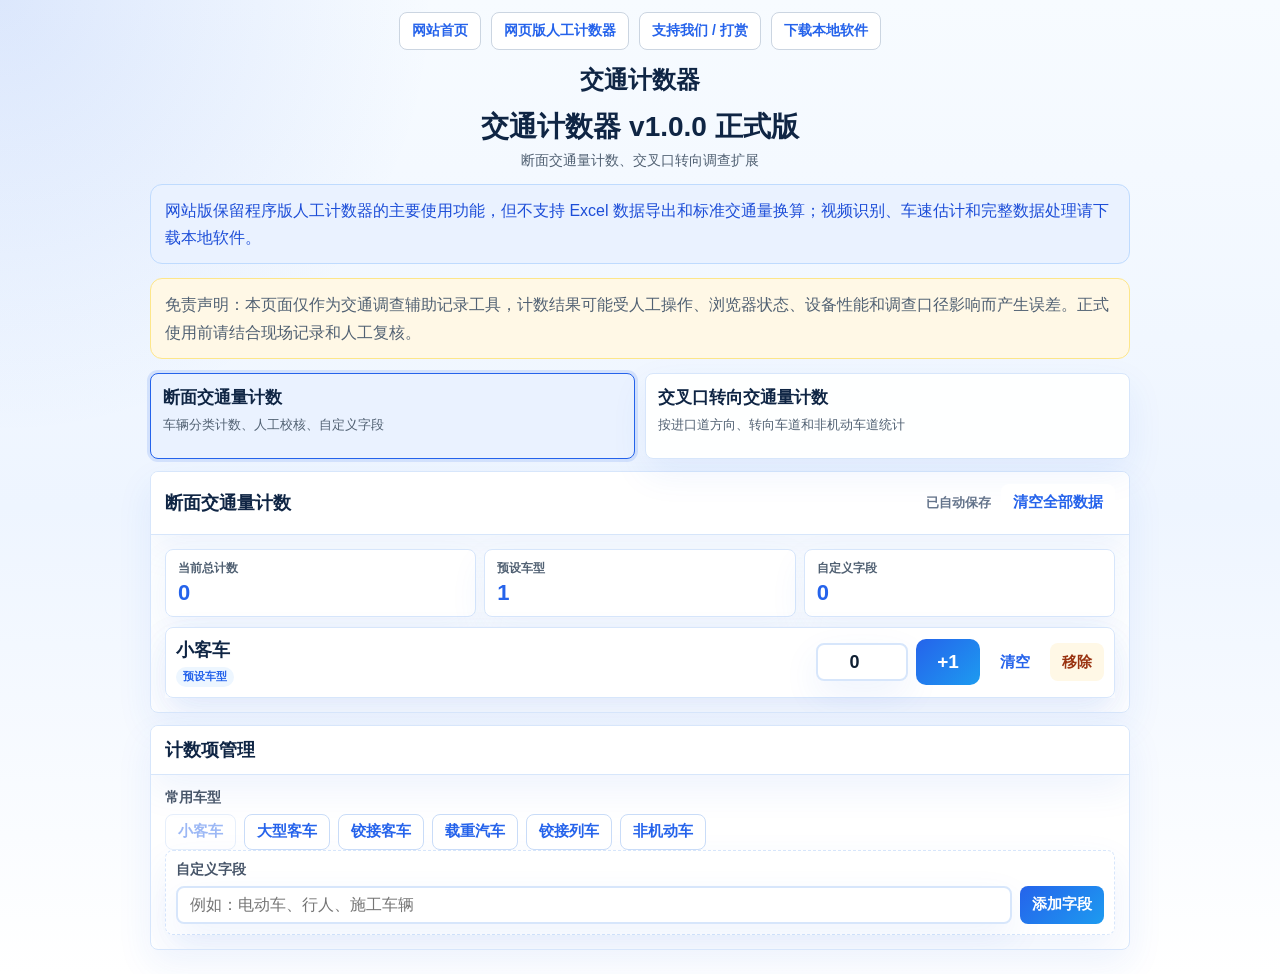
<file: manual-counter.html>
<!doctype html>
<html lang="zh-CN">
  <head>
    <meta charset="utf-8" />
    <meta name="viewport" content="width=device-width, initial-scale=1" />
    <title>网页版人工计数器 - 交通计数器</title>
    <meta http-equiv="refresh" content="0; url=./counter.html" />
    <link rel="canonical" href="./counter.html" />
    <style>
      body {
        margin: 0;
        min-height: 100vh;
        display: grid;
        place-items: center;
        font-family: "Microsoft YaHei", "PingFang SC", Arial, sans-serif;
        color: #10234a;
        background: #eef5ff;
      }

      a {
        color: #2563eb;
        font-weight: 800;
      }
    </style>
  </head>
  <body>
    <p>正在进入网页版人工计数器，若页面没有自动跳转，请<a href="./counter.html">点击这里</a>。</p>
  </body>
</html>
</file>
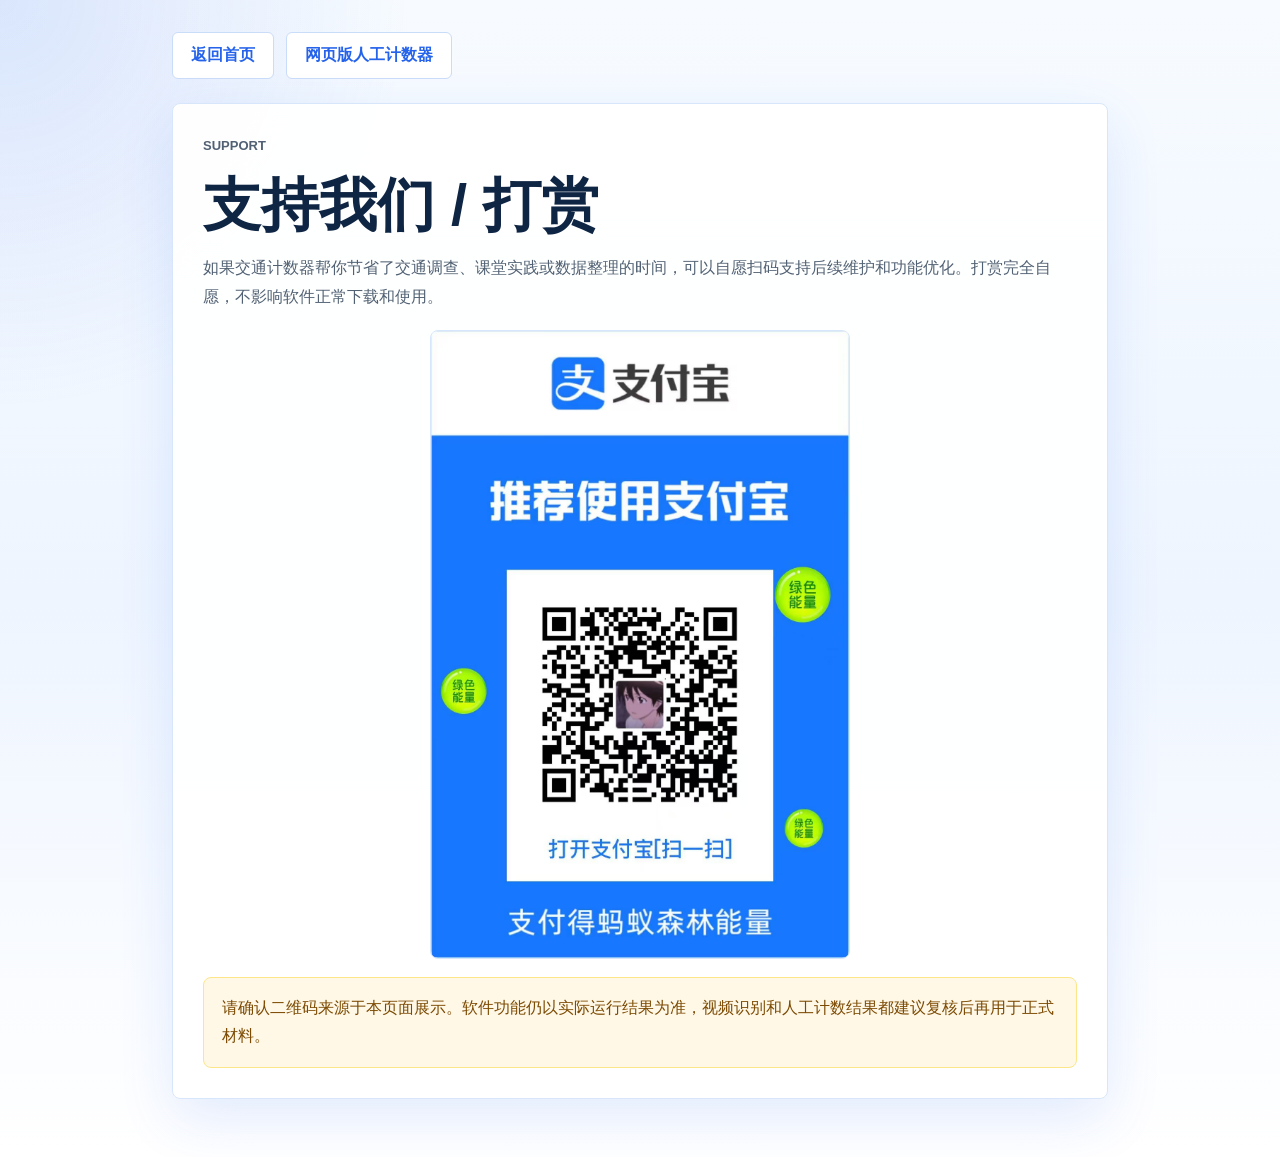
<file: support.html>
<!doctype html>
<html lang="zh-CN">
  <head>
    <meta charset="utf-8" />
    <meta name="viewport" content="width=device-width, initial-scale=1" />
    <title>支持我们 / 打赏 - 交通计数器</title>
    <link rel="stylesheet" href="./styles.css?v=20260603c" />
  </head>
  <body>
    <main class="support-page">
      <div class="page-actions">
        <a class="secondary-action" href="./index.html">返回首页</a>
        <a class="secondary-action" href="./counter.html">网页版人工计数器</a>
      </div>
      <section class="support-page-card">
        <p class="eyebrow">Support</p>
        <h1>支持我们 / 打赏</h1>
        <p>如果交通计数器帮你节省了交通调查、课堂实践或数据整理的时间，可以自愿扫码支持后续维护和功能优化。打赏完全自愿，不影响软件正常下载和使用。</p>
        <img class="support-page-code" src="[data-uri]" alt="支付宝打赏二维码" />
        <div class="disclaimer-box">请确认二维码来源于本页面展示。软件功能仍以实际运行结果为准，视频识别和人工计数结果都建议复核后再用于正式材料。</div>
      </section>
    </main>
  </body>
</html>
</file>
<file: styles.css>
:root {
  background: #eef3f6;
  color: #172026;
  color-scheme: light;
  font-family: "Microsoft YaHei", "PingFang SC", Arial, sans-serif;
  scroll-behavior: smooth;
}

/* Black / White / Gold premium theme */
:root {
  background: #0b0b0d;
  color: #f7f3e8;
}

body {
  background:
    radial-gradient(circle at top right, rgba(214, 175, 92, 0.16), transparent 34vw),
    linear-gradient(180deg, #0b0b0d 0%, #151515 48%, #0b0b0d 100%);
}

.scroll-progress,
.primary-action,
.counter-buttons button,
.back-top {
  background: linear-gradient(135deg, #d6af5c, #f4d58d);
  color: #111111;
}

.site-header {
  background: rgba(10, 10, 12, 0.9);
  border-bottom-color: rgba(214, 175, 92, 0.34);
  box-shadow: 0 10px 34px rgba(0, 0, 0, 0.32);
}

.brand,
h1,
h2,
h3 {
  color: #fffaf0;
}

.brand img {
  filter: drop-shadow(0 6px 14px rgba(214, 175, 92, 0.18));
}

nav a,
.eyebrow,
.secondary-action,
.copy-button {
  color: #e6c779;
}

nav a.active,
nav a:hover {
  background: rgba(214, 175, 92, 0.12);
  border-color: rgba(214, 175, 92, 0.7);
}

.hero {
  background:
    linear-gradient(90deg, rgba(8, 8, 10, 0.94), rgba(8, 8, 10, 0.68)),
    url("") center right / contain no-repeat,
    #0b0b0d;
}

p,
.hero-text,
.metric-row span,
.preview-titlebar strong,
.preview-stats span,
.publish-card span,
.step small {
  color: #d4d0c5;
}

.app-preview,
.feature-panel,
.counter-tool,
.download-section,
.scene-list,
.notice-section p,
.embedded-counter,
.feature-card,
.home-feedback {
  background: linear-gradient(180deg, #171717, #101010);
  border-color: rgba(214, 175, 92, 0.36);
  box-shadow: 0 18px 45px rgba(0, 0, 0, 0.28);
}

.preview-titlebar,
.preview-stats div,
.publish-card,
.total-box {
  background: #0f0f10;
  border-color: rgba(214, 175, 92, 0.26);
}

.preview-video {
  background:
    linear-gradient(90deg, rgba(214, 175, 92, 0.18) 1px, transparent 1px),
    linear-gradient(rgba(214, 175, 92, 0.18) 1px, transparent 1px),
    #050505;
}

.counter-chip,
.step span {
  background: rgba(214, 175, 92, 0.13);
  border-color: rgba(214, 175, 92, 0.42);
  color: #f4d58d;
}

.secondary-action,
.copy-button,
.tab-button,
.counter-switch-button,
.step,
.danger-button,
.counter-item,
.counter-buttons button:first-child {
  background: #111111;
  border-color: rgba(214, 175, 92, 0.34);
  color: #f4d58d;
}

.tab-button.active,
.counter-switch-button.active,
.step.active {
  background: rgba(214, 175, 92, 0.15);
  border-color: #d6af5c;
  box-shadow: 0 14px 34px rgba(214, 175, 92, 0.12);
}

.counter-number,
.total-box strong,
.panel-index,
.preview-stats strong {
  color: #f4d58d;
}

.download-warning,
.notice-section p {
  background: #17120a;
  border-color: rgba(214, 175, 92, 0.42);
  color: #f7e7ba;
}

.toast {
  background: #f4d58d;
  color: #111111;
}

* {
  box-sizing: border-box;
}

body {
  margin: 0;
}

.scroll-progress {
  background: #24a3a7;
  height: 3px;
  left: 0;
  position: fixed;
  top: 0;
  transform: scaleX(0);
  transform-origin: left;
  width: 100%;
  z-index: 30;
}

.site-header {
  align-items: center;
  background: rgba(255, 255, 255, 0.94);
  border-bottom: 1px solid #d7e2e6;
  display: flex;
  gap: 18px;
  justify-content: space-between;
  left: 0;
  padding: 12px 28px;
  position: sticky;
  right: 0;
  top: 0;
  z-index: 20;
}

.brand {
  align-items: center;
  color: #172026;
  display: flex;
  font-weight: 900;
  gap: 10px;
  text-decoration: none;
}

.brand img {
  height: 38px;
  object-fit: contain;
  width: 64px;
}

nav {
  display: flex;
  flex-wrap: wrap;
  gap: 8px;
  justify-content: flex-end;
}

nav a {
  border: 1px solid transparent;
  border-radius: 6px;
  color: #145c63;
  font-weight: 800;
  padding: 8px 10px;
  text-decoration: none;
}

nav a.active,
nav a:hover {
  background: #e6f3f4;
  border-color: #9fb7bd;
}

.hero {
  align-items: center;
  background:
    linear-gradient(90deg, rgba(10, 22, 28, 0.82), rgba(10, 22, 28, 0.52)),
    url("") center right / contain no-repeat,
    #10232a;
  color: #ffffff;
  display: grid;
  gap: 28px;
  grid-template-columns: minmax(0, 1fr) minmax(300px, 420px);
  min-height: auto;
  padding: 54px max(28px, calc((100vw - 1120px) / 2)) 42px;
}

.hero-content,
.section,
.download-section {
  margin: 0 auto;
  max-width: 1120px;
  width: 100%;
}

.hero-content {
  display: grid;
  gap: 18px;
}

.eyebrow {
  color: #24a3a7;
  font-size: 13px;
  font-weight: 900;
  letter-spacing: 0;
  margin: 0;
  text-transform: uppercase;
}

h1,
h2,
h3,
p {
  margin: 0;
}

h1 {
  font-size: clamp(42px, 7vw, 76px);
  line-height: 1.05;
}

h2 {
  font-size: 30px;
}

h3 {
  font-size: 22px;
}

p {
  color: #52616a;
  line-height: 1.8;
}

.hero-text {
  color: #e8f2f4;
  font-size: 20px;
  max-width: 720px;
}

.hero-actions,
.download-actions {
  display: flex;
  flex-wrap: wrap;
  gap: 12px;
  margin-top: 6px;
}

.primary-action,
.secondary-action,
.copy-button {
  border-radius: 6px;
  display: inline-flex;
  font: inherit;
  font-weight: 900;
  justify-content: center;
  min-height: 46px;
  padding: 12px 18px;
  text-decoration: none;
}

.primary-action {
  background: #145c63;
  color: #ffffff;
}

.secondary-action,
.copy-button {
  background: #ffffff;
  border: 1px solid #b9cbd0;
  color: #145c63;
}

.copy-button {
  cursor: pointer;
}

.primary-action:hover,
.secondary-action:hover,
.copy-button:hover {
  transform: translateY(-1px);
}

.metric-row {
  display: grid;
  gap: 10px;
  grid-template-columns: repeat(3, minmax(0, 150px));
  margin-top: 8px;
}

.metric-row div {
  background: rgba(255, 255, 255, 0.1);
  border: 1px solid rgba(255, 255, 255, 0.18);
  border-radius: 8px;
  padding: 14px;
}

.metric-row strong {
  color: #ffffff;
  display: block;
  font-size: 30px;
}

.metric-row span {
  color: #cfe7ea;
  font-size: 13px;
}

.app-preview {
  background: rgba(255, 255, 255, 0.95);
  border: 1px solid rgba(255, 255, 255, 0.4);
  border-radius: 8px;
  box-shadow: 0 24px 70px rgba(0, 0, 0, 0.24);
  color: #172026;
  overflow: hidden;
}

.preview-titlebar {
  align-items: center;
  background: #f3f7f8;
  border-bottom: 1px solid #d7e2e6;
  display: flex;
  gap: 8px;
  padding: 12px;
}

.preview-titlebar span {
  background: #9fb7bd;
  border-radius: 50%;
  height: 10px;
  width: 10px;
}

.preview-titlebar strong {
  color: #52616a;
  font-size: 13px;
  margin-left: 8px;
}

.preview-body {
  display: grid;
  gap: 14px;
  padding: 16px;
}

.preview-video {
  aspect-ratio: 16 / 9;
  background:
    linear-gradient(90deg, rgba(20, 92, 99, 0.35) 1px, transparent 1px),
    linear-gradient(rgba(20, 92, 99, 0.35) 1px, transparent 1px),
    #10171b;
  background-size: 42px 42px;
  border-radius: 6px;
  overflow: hidden;
  position: relative;
}

.scan-line {
  background: #facc15;
  height: 3px;
  left: 14%;
  position: absolute;
  top: 56%;
  transform: rotate(-8deg);
  width: 72%;
}

.track {
  animation: drive 4.8s linear infinite;
  background: #24a3a7;
  border-radius: 999px;
  height: 12px;
  left: -12%;
  position: absolute;
  width: 34px;
}

.track-a {
  top: 28%;
}

.track-b {
  animation-delay: 1.2s;
  top: 48%;
}

.track-c {
  animation-delay: 2.4s;
  top: 68%;
}

.manual-preview {
  align-items: center;
  display: grid;
  gap: 12px;
  grid-template-columns: repeat(3, minmax(0, 1fr));
  padding: 18px;
}

.counter-chip {
  animation: chipPulse 2.4s ease-in-out infinite;
  background: #e6f3f4;
  border: 1px solid #9fd4d6;
  border-radius: 8px;
  color: #145c63;
  display: inline-flex;
  font-weight: 900;
  justify-content: center;
  min-height: 54px;
  padding: 14px 10px;
}

.chip-b {
  animation-delay: 0.6s;
}

.chip-c {
  animation-delay: 1.2s;
}

.preview-stats {
  display: grid;
  gap: 10px;
  grid-template-columns: repeat(3, minmax(0, 1fr));
}

.preview-stats div {
  background: #eef3f6;
  border-radius: 6px;
  padding: 12px;
}

.preview-stats span {
  color: #52616a;
  display: block;
  font-size: 13px;
}

.preview-stats strong {
  display: block;
  margin-top: 6px;
}

.guide-preview .preview-body {
  gap: 16px;
}

.guide-panel {
  background:
    linear-gradient(135deg, rgba(37, 99, 235, 0.94), rgba(29, 155, 240, 0.86)),
    #2563eb;
  border-radius: 8px;
  display: grid;
  gap: 8px;
  min-height: 150px;
  padding: 24px;
}

.guide-panel h2 {
  color: #ffffff;
  font-size: 28px;
  line-height: 1.2;
}

.guide-panel p {
  color: #edf6ff;
  font-weight: 700;
  line-height: 1.7;
}

.guide-steps {
  display: grid;
  gap: 10px;
}

.guide-steps div {
  background: #f3f7ff;
  border: 1px solid #d7e6fb;
  border-radius: 8px;
  display: grid;
  gap: 4px;
  grid-template-columns: 38px minmax(0, 1fr);
  padding: 14px;
}

.guide-steps span {
  align-items: center;
  background: #eaf2ff;
  border: 1px solid #bfdbfe;
  border-radius: 50%;
  color: #2563eb;
  display: inline-flex;
  font-weight: 900;
  height: 32px;
  justify-content: center;
  width: 32px;
}

.guide-steps strong {
  color: #0f2544;
  font-size: 17px;
}

.guide-steps small {
  color: #516173;
  grid-column: 2;
  line-height: 1.5;
}

.section {
  padding: 58px 28px 0;
}

.section-head {
  display: grid;
  gap: 8px;
  margin-bottom: 18px;
}

.feature-tabs {
  display: flex;
  flex-wrap: wrap;
  gap: 10px;
  margin-bottom: 14px;
}

.tab-button,
.counter-switch-button,
.step {
  background: #ffffff;
  border: 1px solid #c9d3d8;
  border-radius: 8px;
  color: #145c63;
  cursor: pointer;
  font: inherit;
  font-weight: 900;
}

.tab-button,
.counter-switch-button {
  padding: 10px 14px;
}

.tab-button.active,
.counter-switch-button.active {
  background: #145c63;
  color: #ffffff;
}

.feature-panels {
  position: relative;
}

.feature-panel {
  background: #ffffff;
  border: 1px solid #d7e2e6;
  border-radius: 8px;
  display: none;
  gap: 12px;
  min-height: 230px;
  padding: 28px;
}

.feature-panel.active {
  animation: panelIn 0.28s ease both;
  display: grid;
}

.panel-index {
  color: #24a3a7;
  font-size: 13px;
  font-weight: 900;
}

.counter-section {
  display: grid;
  gap: 18px;
}

.embedded-counter {
  background: #ffffff;
  border: 1px solid #d7e2e6;
  border-radius: 8px;
  overflow: hidden;
}

.embedded-counter iframe {
  border: 0;
  display: block;
  height: 1120px;
  width: 100%;
}

.counter-switch {
  display: flex;
  flex-wrap: wrap;
  gap: 10px;
}

.counter-tool {
  background: #ffffff;
  border: 1px solid #d7e2e6;
  border-radius: 8px;
  display: none;
  gap: 18px;
  padding: 24px;
}

.counter-tool.active {
  animation: panelIn 0.28s ease both;
  display: grid;
}

.counter-head {
  align-items: center;
  display: flex;
  gap: 18px;
  justify-content: space-between;
}

.total-box {
  background: #e6f3f4;
  border: 1px solid #b8d7dc;
  border-radius: 8px;
  min-width: 120px;
  padding: 12px 16px;
  text-align: center;
}

.total-box span {
  color: #52616a;
  display: block;
  font-size: 13px;
}

.total-box strong {
  color: #145c63;
  display: block;
  font-size: 32px;
  line-height: 1.1;
}

.counter-grid {
  display: grid;
  gap: 14px;
  grid-template-columns: repeat(4, minmax(0, 1fr));
}

.counter-item {
  border: 1px solid #d7e2e6;
  border-radius: 8px;
  display: grid;
  gap: 14px;
  padding: 16px;
}

.counter-item strong {
  display: block;
  font-size: 20px;
}

.counter-item span {
  color: #52616a;
  display: block;
  font-size: 13px;
  margin-top: 4px;
}

.counter-number {
  color: #145c63;
  font-size: 42px;
  font-weight: 900;
  line-height: 1;
}

.counter-buttons {
  display: grid;
  gap: 8px;
  grid-template-columns: 1fr 1fr;
}

.counter-buttons button,
.danger-button {
  border: 1px solid #c9d3d8;
  border-radius: 6px;
  cursor: pointer;
  font: inherit;
  font-weight: 900;
  min-height: 42px;
}

.counter-buttons button {
  background: #145c63;
  color: #ffffff;
}

.counter-buttons button:first-child {
  background: #ffffff;
  color: #7c2d12;
}

.counter-actions {
  display: flex;
  justify-content: flex-end;
}

.danger-button {
  background: #fff7ed;
  color: #7c2d12;
  padding: 10px 14px;
}

.timeline {
  display: grid;
  gap: 14px;
  grid-template-columns: repeat(4, minmax(0, 1fr));
}

.step {
  display: grid;
  gap: 8px;
  min-height: 180px;
  padding: 18px;
  text-align: left;
}

.step span {
  align-items: center;
  background: #e6f3f4;
  border-radius: 50%;
  display: inline-flex;
  height: 34px;
  justify-content: center;
  width: 34px;
}

.step small {
  color: #52616a;
  line-height: 1.6;
}

.step.active {
  border-color: #145c63;
  box-shadow: 0 12px 28px rgba(20, 92, 99, 0.14);
}

.split-section {
  align-items: start;
  display: grid;
  gap: 28px;
  grid-template-columns: minmax(0, 1fr) minmax(280px, 420px);
}

.scene-list {
  background: #ffffff;
  border: 1px solid #d7e2e6;
  border-radius: 8px;
  display: grid;
  gap: 12px;
  list-style: none;
  margin: 0;
  padding: 24px;
}

.scene-list li {
  border-bottom: 1px solid #e4ecef;
  color: #26343b;
  font-weight: 800;
  padding-bottom: 12px;
}

.scene-list li:last-child {
  border-bottom: 0;
  padding-bottom: 0;
}

.download-section {
  background: #ffffff;
  border: 1px solid #d7e2e6;
  border-radius: 8px;
  display: grid;
  gap: 18px;
  margin-top: 58px;
  padding: 32px;
}

.download-copy {
  display: grid;
  gap: 8px;
}

.publish-card {
  background: #eef3f6;
  border: 1px solid #d7e2e6;
  border-radius: 8px;
  display: grid;
  gap: 6px;
  padding: 16px;
}

.publish-card span {
  color: #52616a;
  line-height: 1.7;
}

.download-warning {
  background: #fff7ed;
  border: 1px solid #fed7aa;
  border-radius: 8px;
  color: #7c2d12;
  padding: 14px 16px;
}

.notice-section {
  padding-bottom: 58px;
}

.notice-section p {
  background: #ffffff;
  border: 1px solid #d7e2e6;
  border-left: 5px solid #b45309;
  border-radius: 8px;
  margin-top: 14px;
  padding: 20px 22px;
}

.reveal {
  opacity: 1;
  transform: translateY(0);
  transition: opacity 0.5s ease, transform 0.5s ease;
}

.reveal.visible {
  opacity: 1;
  transform: translateY(0);
}

.back-top {
  background: #145c63;
  border: 0;
  border-radius: 50%;
  bottom: 22px;
  color: #ffffff;
  cursor: pointer;
  height: 44px;
  opacity: 0;
  pointer-events: none;
  position: fixed;
  right: 22px;
  transition: opacity 0.2s ease, transform 0.2s ease;
  width: 44px;
}

.back-top.visible {
  opacity: 1;
  pointer-events: auto;
}

.toast {
  background: #172026;
  border-radius: 8px;
  bottom: 24px;
  color: #ffffff;
  left: 50%;
  opacity: 0;
  padding: 10px 14px;
  pointer-events: none;
  position: fixed;
  transform: translate(-50%, 12px);
  transition: opacity 0.2s ease, transform 0.2s ease;
}

.toast.visible {
  opacity: 1;
  transform: translate(-50%, 0);
}

@keyframes drive {
  from {
    transform: translateX(0);
  }
  to {
    transform: translateX(520px);
  }
}

@keyframes panelIn {
  from {
    opacity: 0;
    transform: translateY(8px);
  }
  to {
    opacity: 1;
    transform: translateY(0);
  }
}

@keyframes chipPulse {
  0%,
  100% {
    transform: translateY(0);
  }
  50% {
    transform: translateY(-6px);
  }
}

@media (max-width: 900px) {
  .site-header {
    align-items: flex-start;
    flex-direction: column;
    padding: 12px 16px;
  }

  nav {
    justify-content: flex-start;
  }

  .hero {
    background:
      linear-gradient(180deg, rgba(10, 22, 28, 0.86), rgba(10, 22, 28, 0.58)),
      url("") center 72px / min(82vw, 360px) auto no-repeat,
      #10232a;
    grid-template-columns: 1fr;
    min-height: auto;
    padding: 120px 18px 32px;
  }

  .metric-row,
  .counter-grid,
  .manual-preview,
  .preview-stats,
  .timeline,
  .split-section {
    grid-template-columns: 1fr;
  }

  .section,
  .download-section {
    padding-left: 18px;
    padding-right: 18px;
  }

  .counter-head {
    align-items: stretch;
    flex-direction: column;
  }

  .counter-actions {
    justify-content: stretch;
  }

  .embedded-counter iframe {
    height: 1280px;
  }
}

/* Final premium theme overrides */
body {
  background:
    radial-gradient(circle at top right, rgba(214, 175, 92, 0.16), transparent 34vw),
    linear-gradient(180deg, #0b0b0d 0%, #151515 48%, #0b0b0d 100%) !important;
  color: #f7f3e8;
}

.site-header {
  background: rgba(10, 10, 12, 0.92) !important;
  border-bottom-color: rgba(214, 175, 92, 0.34) !important;
}

.brand,
h1,
h2,
h3 {
  color: #fffaf0 !important;
}

nav a {
  background: rgba(255, 255, 255, 0.03);
  border-color: rgba(214, 175, 92, 0.28);
  color: #f4d58d !important;
}

.primary-action,
.back-top,
.scroll-progress {
  background: linear-gradient(135deg, #d6af5c, #f4d58d) !important;
  color: #111111 !important;
}

.secondary-action,
.copy-button {
  background: #111111 !important;
  border-color: rgba(214, 175, 92, 0.42) !important;
  color: #f4d58d !important;
}

.app-preview,
.download-section,
.notice-section p,
.embedded-counter {
  background: linear-gradient(180deg, #171717, #101010) !important;
  border-color: rgba(214, 175, 92, 0.36) !important;
}

.preview-titlebar,
.preview-stats div {
  background: #0f0f10 !important;
  border-color: rgba(214, 175, 92, 0.26) !important;
}

/* Blue / White clean theme overrides */
:root {
  background: #f4f8ff;
  color: #102033;
}

body {
  background:
    radial-gradient(circle at top left, rgba(37, 99, 235, 0.14), transparent 32vw),
    linear-gradient(180deg, #f7fbff 0%, #eef5ff 52%, #ffffff 100%) !important;
  color: #102033;
}

.scroll-progress,
.primary-action,
.counter-buttons button,
.back-top {
  background: linear-gradient(135deg, #2563eb, #1d9bf0) !important;
  color: #ffffff !important;
}

.site-header {
  background: rgba(255, 255, 255, 0.92) !important;
  border-bottom-color: rgba(37, 99, 235, 0.16) !important;
  box-shadow: 0 12px 34px rgba(37, 99, 235, 0.09) !important;
  backdrop-filter: blur(16px);
}

.brand,
h1,
h2,
h3 {
  color: #0f2544 !important;
}

nav a,
.eyebrow,
.secondary-action,
.copy-button {
  color: #2563eb !important;
}

nav a {
  background: transparent !important;
  border-color: transparent !important;
}

nav a.active,
nav a:hover {
  background: #eaf2ff !important;
  border-color: rgba(37, 99, 235, 0.4) !important;
}

.hero {
  background:
    linear-gradient(90deg, rgba(15, 37, 68, 0.9), rgba(37, 99, 235, 0.68)),
    url("") center right / contain no-repeat,
    #174ea6 !important;
}

.hero h1,
.hero h2,
.hero h3 {
  color: #ffffff !important;
}

p,
.metric-row span,
.preview-titlebar strong,
.preview-stats span,
.publish-card span,
.step small {
  color: #516173 !important;
}

.hero-text {
  color: #edf6ff !important;
}

.app-preview,
.feature-panel,
.counter-tool,
.download-section,
.scene-list,
.notice-section p,
.embedded-counter,
.feature-card,
.home-feedback,
.support-card,
.support-modal {
  background: rgba(255, 255, 255, 0.96) !important;
  border-color: #d7e6fb !important;
  box-shadow: 0 20px 55px rgba(37, 99, 235, 0.12) !important;
}

.embedded-counter iframe {
  background:
    radial-gradient(circle at top left, rgba(37, 99, 235, 0.1), transparent 34vw),
    linear-gradient(180deg, #f7fbff 0%, #eef5ff 52%, #ffffff 100%) !important;
}

.preview-titlebar,
.preview-stats div,
.publish-card,
.total-box {
  background: #f3f7ff !important;
  border-color: #d7e6fb !important;
}

.preview-video {
  background:
    linear-gradient(90deg, rgba(37, 99, 235, 0.18) 1px, transparent 1px),
    linear-gradient(rgba(37, 99, 235, 0.18) 1px, transparent 1px),
    #0f172a !important;
}

.counter-chip,
.step span {
  background: #eaf2ff !important;
  border-color: #bfdbfe !important;
  color: #1d4ed8 !important;
}

.secondary-action,
.copy-button,
.tab-button,
.counter-switch-button,
.step,
.danger-button,
.counter-item,
.counter-buttons button:first-child {
  background: #ffffff !important;
  border-color: #c9dcf8 !important;
}

.tab-button.active,
.counter-switch-button.active,
.step.active {
  background: #eaf2ff !important;
  border-color: #2563eb !important;
  box-shadow: 0 14px 34px rgba(37, 99, 235, 0.14) !important;
  color: #1d4ed8 !important;
}

.counter-number,
.total-box strong,
.panel-index,
.preview-stats strong {
  color: #2563eb !important;
}

.download-warning,
.notice-section p {
  background: #fff8e6 !important;
  border-color: #fde68a !important;
  color: #7c4a03 !important;
}

.toast {
  background: #0f2544 !important;
  color: #ffffff !important;
}

.support-section {
  padding-top: 58px;
}

.support-card {
  align-items: center;
  border: 1px solid #d7e6fb;
  border-radius: 8px;
  display: grid;
  gap: 20px;
  grid-template-columns: minmax(0, 1fr) auto;
  padding: 28px 32px;
}

.support-card p {
  margin-top: 8px;
}

.support-open {
  border: 0;
  cursor: pointer;
}

.modal-backdrop {
  align-items: center;
  background: rgba(15, 37, 68, 0.58);
  display: none;
  inset: 0;
  justify-content: center;
  padding: 22px;
  position: fixed;
  z-index: 60;
}

.modal-backdrop.visible {
  display: flex;
}

.support-modal {
  border: 1px solid #d7e6fb;
  border-radius: 8px;
  max-width: 440px;
  padding: 28px;
  position: relative;
  width: min(100%, 440px);
}

.modal-close {
  align-items: center;
  background: #eef5ff;
  border: 1px solid #c9dcf8;
  border-radius: 50%;
  color: #174ea6;
  cursor: pointer;
  display: inline-flex;
  font-size: 22px;
  height: 36px;
  justify-content: center;
  position: absolute;
  right: 14px;
  top: 14px;
  width: 36px;
}

.support-code {
  border: 1px solid #d7e6fb;
  border-radius: 8px;
  display: block;
  margin-top: 18px;
  width: 100%;
}

@media (max-width: 900px) {
  .support-card {
    grid-template-columns: 1fr;
  }

  .support-open {
    width: 100%;
  }
}

.guide-preview .guide-panel h2 {
  color: #ffffff !important;
}

.guide-preview .guide-panel p {
  color: #edf6ff !important;
}

.guide-preview .guide-steps strong {
  color: #0f2544 !important;
}

.guide-preview .guide-steps small {
  color: #516173 !important;
}

.guide-panel {
  min-height: 120px !important;
  padding: 22px !important;
}

.guide-panel h2 {
  font-size: clamp(28px, 3.4vw, 36px) !important;
}

.guide-panel p {
  font-size: 18px !important;
}

.guide-steps div {
  padding: 14px !important;
}

.guide-steps strong {
  font-size: 20px !important;
}

.guide-steps small {
  font-size: 15px !important;
}

.entry-card {
  align-items: center;
  background: rgba(255, 255, 255, 0.96);
  border: 1px solid #d7e6fb;
  border-radius: 8px;
  box-shadow: 0 20px 55px rgba(37, 99, 235, 0.12);
  display: grid;
  gap: 20px;
  grid-template-columns: minmax(0, 1fr) auto;
  padding: 30px 32px;
}

.entry-card h3 {
  color: #0f2544;
  font-size: 26px;
  margin-bottom: 8px;
}

.entry-card p {
  color: #516173 !important;
  line-height: 1.8;
}

.feature-grid {
  display: grid;
  gap: 16px;
  grid-template-columns: repeat(4, minmax(0, 1fr));
}

.feature-card {
  background: rgba(255, 255, 255, 0.96);
  border: 1px solid #d7e6fb;
  border-radius: 8px;
  box-shadow: 0 20px 55px rgba(37, 99, 235, 0.1);
  display: grid;
  gap: 10px;
  padding: 22px;
}

.feature-card h3 {
  color: #0f2544 !important;
  font-size: 22px;
}

.feature-card p {
  color: #516173 !important;
}

.github-section {
  padding-top: 58px;
}

.github-card {
  align-items: center;
  background:
    linear-gradient(135deg, rgba(37, 99, 235, 0.1), rgba(29, 155, 240, 0.06)),
    rgba(255, 255, 255, 0.96);
  border: 1px solid #d7e6fb;
  border-radius: 8px;
  box-shadow: 0 20px 55px rgba(37, 99, 235, 0.12);
  display: grid;
  gap: 22px;
  grid-template-columns: minmax(0, 1fr) auto;
  padding: 30px 32px;
}

.github-card h2 {
  margin-top: 4px;
}

.github-card p {
  color: #516173 !important;
  margin-top: 8px;
}

.keyword-list {
  display: flex;
  flex-wrap: wrap;
  gap: 8px;
  margin-top: 16px;
}

.keyword-list span {
  background: #eaf2ff;
  border: 1px solid #bfdbfe;
  border-radius: 999px;
  color: #1d4ed8;
  font-size: 14px;
  font-weight: 800;
  padding: 7px 10px;
}

.support-page {
  display: grid;
  gap: 24px;
  margin: 0 auto;
  max-width: 980px;
  min-height: 100vh;
  padding: 32px 22px 58px;
}

.support-page-card {
  background: rgba(255, 255, 255, 0.96);
  border: 1px solid #d7e6fb;
  border-radius: 8px;
  box-shadow: 0 20px 55px rgba(37, 99, 235, 0.12);
  display: grid;
  gap: 18px;
  padding: 30px;
}

.support-page-card h1 {
  color: #0f2544;
  font-size: clamp(34px, 6vw, 58px);
  margin: 0;
}

.support-page-card p {
  color: #516173 !important;
  line-height: 1.8;
}

.support-page-code {
  border: 1px solid #d7e6fb;
  border-radius: 8px;
  display: block;
  margin: 0 auto;
  max-width: 420px;
  width: 100%;
}

.page-actions {
  display: flex;
  flex-wrap: wrap;
  gap: 12px;
}

.disclaimer-box {
  background: #fff8e6;
  border: 1px solid #fde68a;
  border-radius: 8px;
  color: #7c4a03;
  line-height: 1.8;
  padding: 16px 18px;
}

@media (max-width: 900px) {
  .guide-preview {
    transform: none;
  }

  .feature-grid,
  .github-card {
    grid-template-columns: 1fr;
  }

  .github-card .primary-action {
    width: 100%;
  }

  .entry-card {
    grid-template-columns: 1fr;
  }

  .entry-card .primary-action {
    width: 100%;
  }
}
</file>
